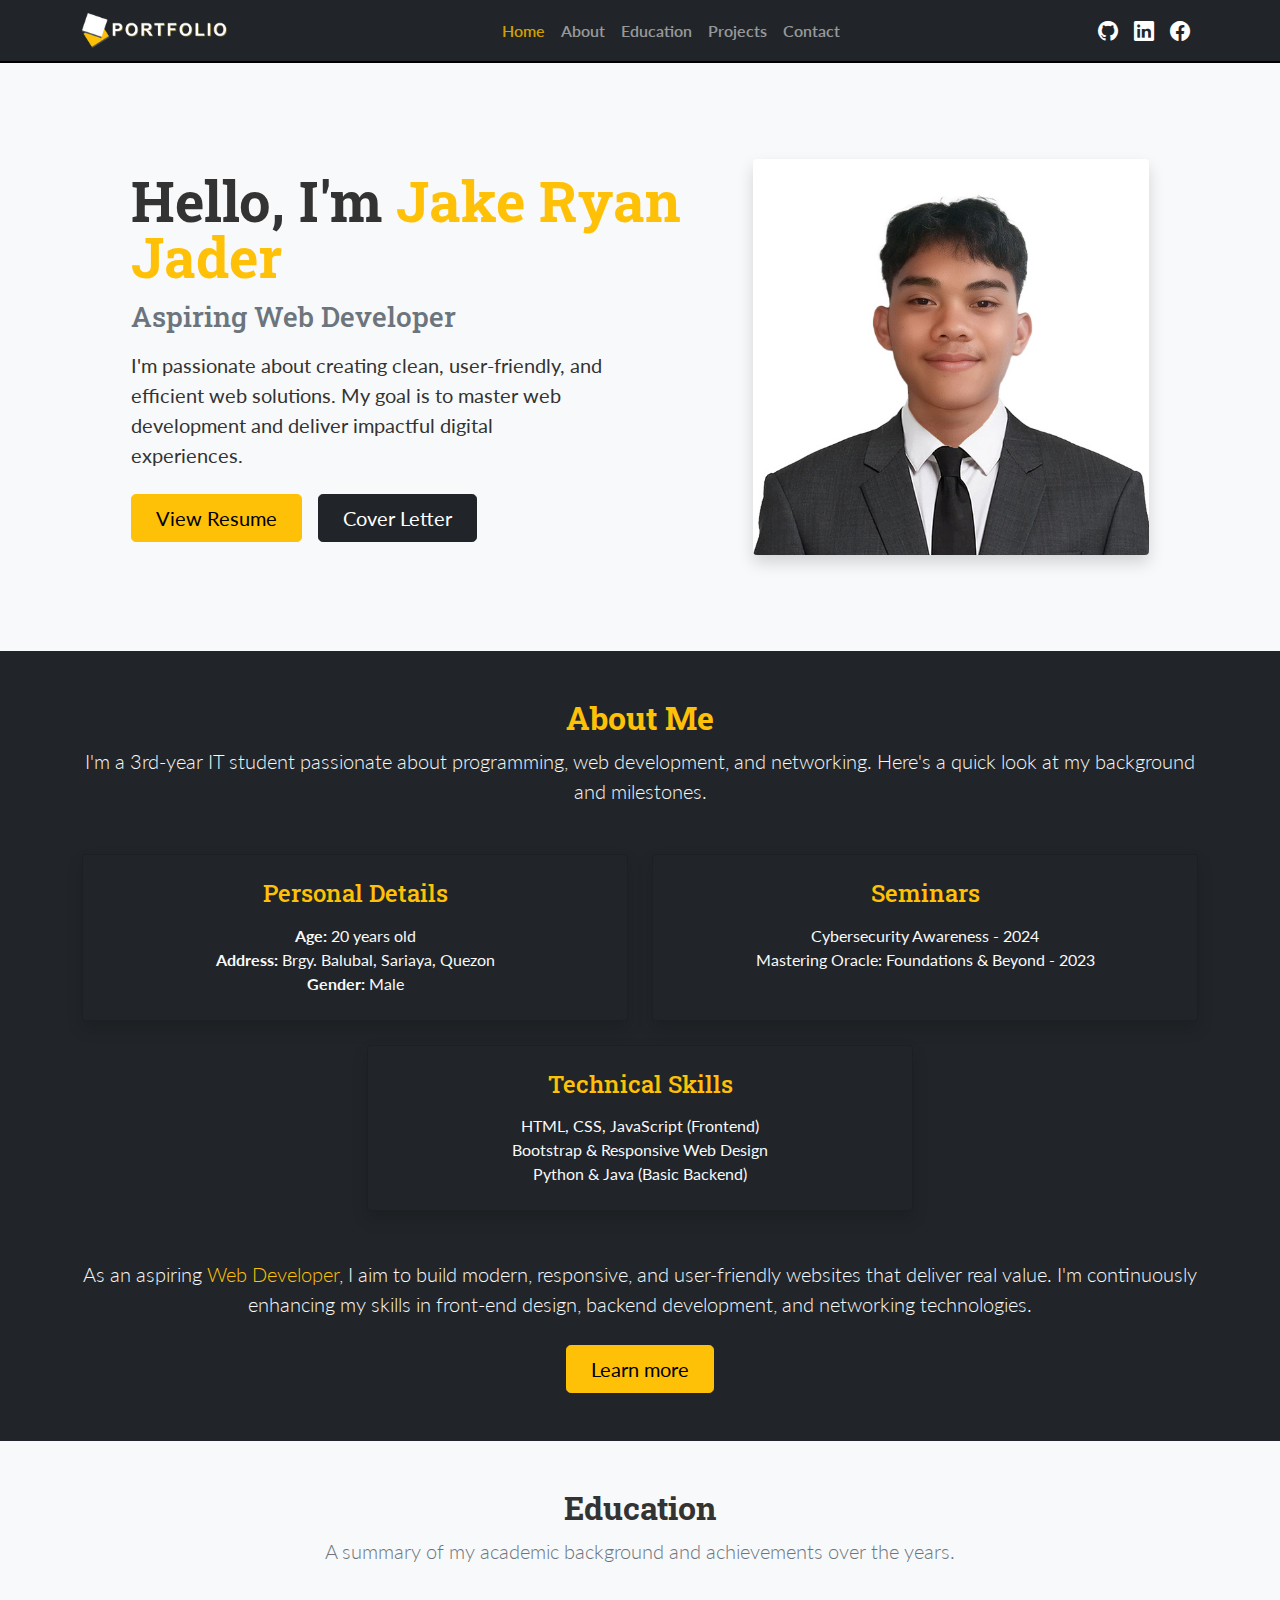
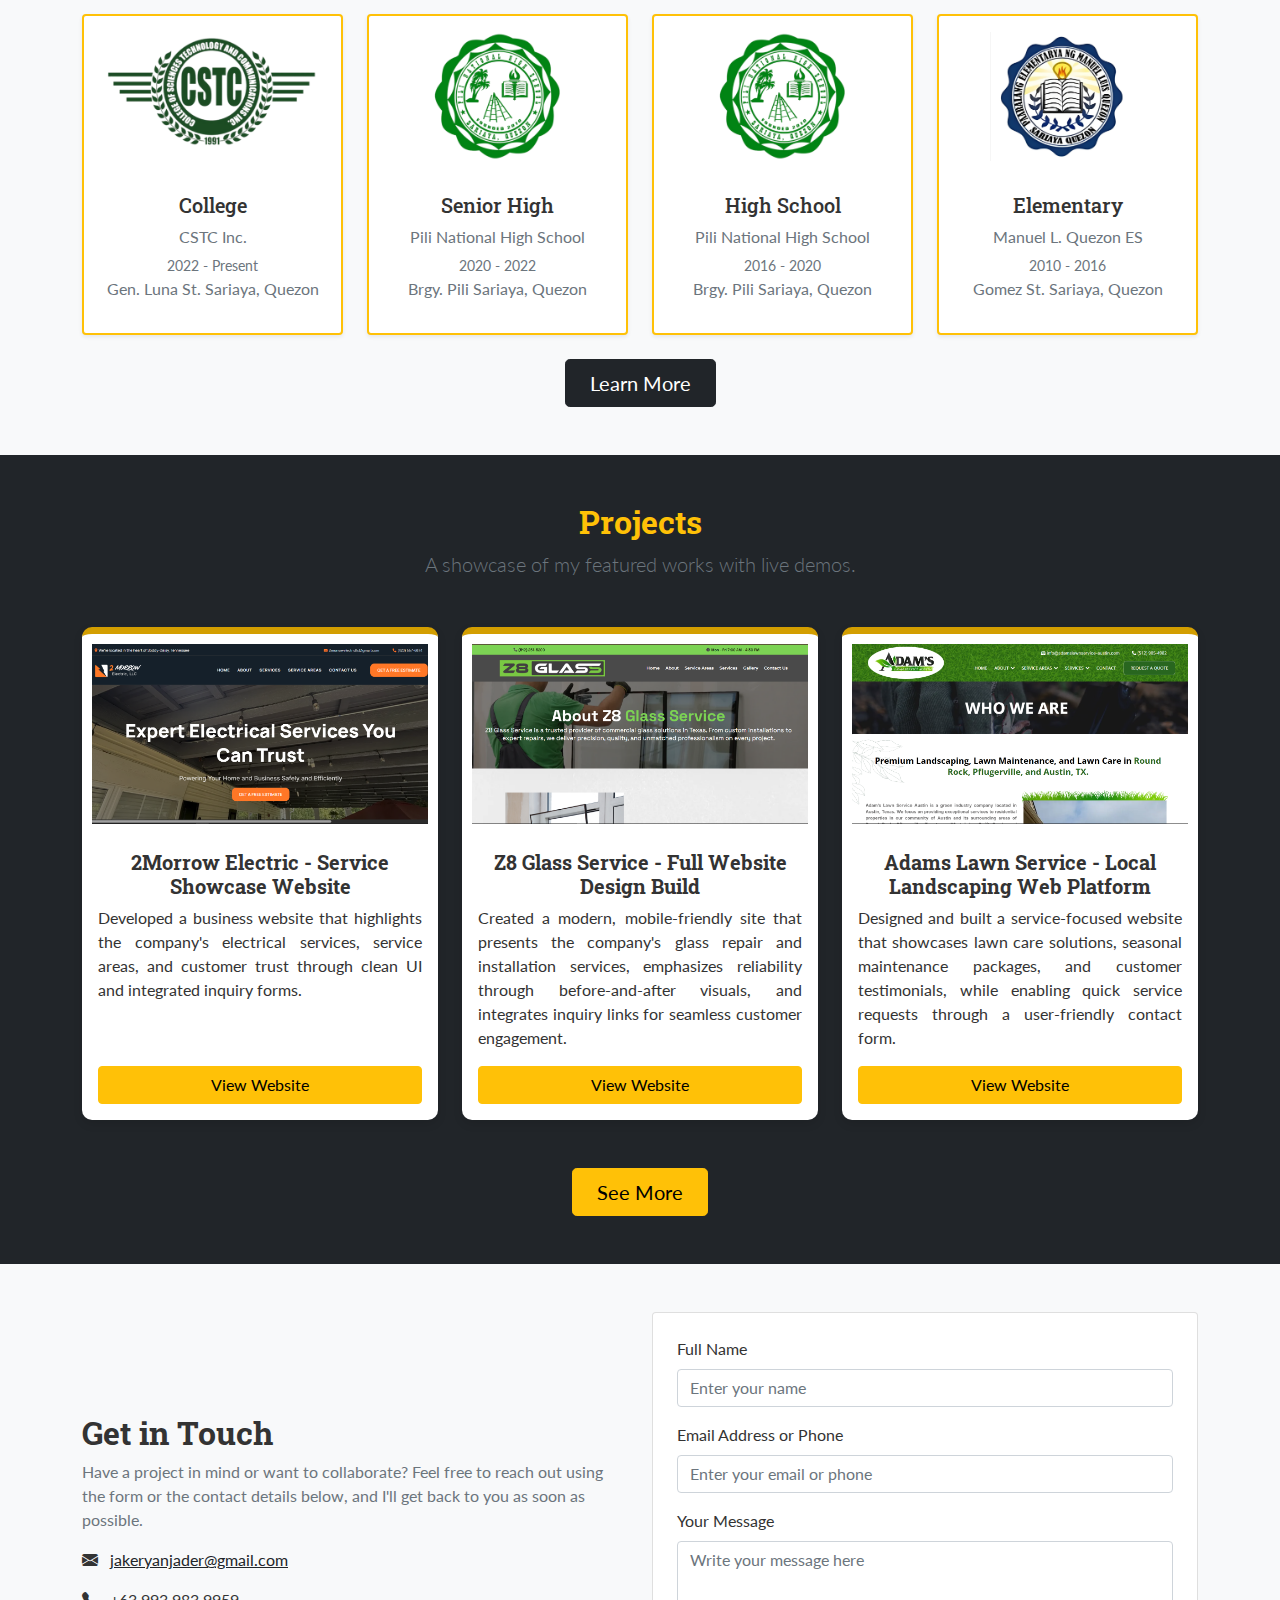
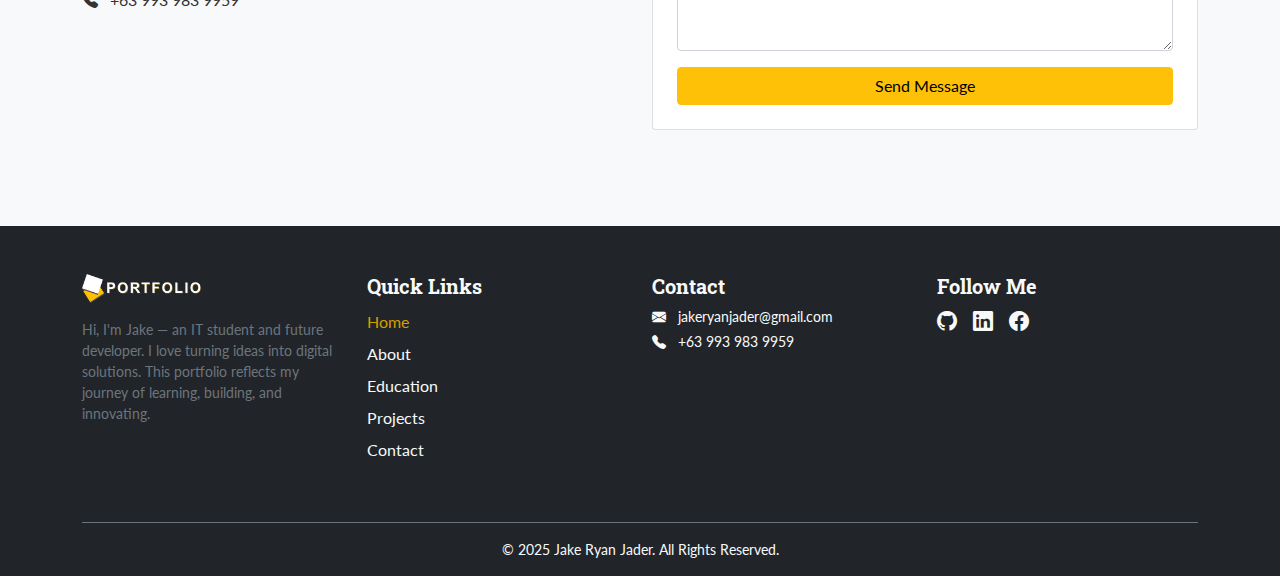
<file: index.html>
<!DOCTYPE html>
<html lang="en">

<head>
  <meta charset="UTF-8" />
  <meta name="viewport" content="width=device-width, initial-scale=1.0" />
  <title>Jake Ryan Jader | Web Developer & IT Portfolio</title>
  <meta name="description"
    content="Jake Ryan Jader, an IT student and web developer. Explore my projects, skills, and professional portfolio.">
  <meta name="keywords" content="">

  <!--Bootstrap-->
  <link rel="stylesheet" href="./bootstrap-5.0.2-dist/css/bootstrap.min.css" />
  <link rel="stylesheet" href="./styles.css" />
  <link rel="stylesheet" href="https://cdn.jsdelivr.net/npm/bootstrap-icons@1.10.5/font/bootstrap-icons.css" />
  <!-- Google Fonts -->
  <link href="https://fonts.googleapis.com/css2?family=Lato:wght@400;700&family=Roboto+Slab:wght@700&display=swap"
    rel="stylesheet">

</head>

<body>
  <!--nav buttons-->
  <nav class="navbar navbar-expand-lg navbar-dark bg-dark sticky-top" style="border-bottom: 2px solid black;">
    <div class="container">
      <!-- Left: Name with Logo -->
      <a class="navbar-brand fw-bold d-flex align-items-center" href="#">
        <img src="./img assets/logo-white.png" alt="Logo" width="auto" height="35" class="me-2" />
      </a>

      <!-- Toggler Button -->
      <button class="navbar-toggler" type="button" data-bs-toggle="collapse" data-bs-target="#navbarNav"
        aria-controls="navbarNav" aria-expanded="false" aria-label="Toggle navigation">
        <span class="navbar-toggler-icon"></span>
      </button>

      <!-- Collapsible Content -->
      <div class="collapse navbar-collapse" id="navbarNav">
        <!-- Center: Nav Links -->
        <ul class="navbar-nav mx-auto text-center">
          <li class="nav-item">
            <a class="nav-link active" href="./index.html">Home</a>
          </li>
          <li class="nav-item">
            <a class="nav-link" href="./about.html">About</a>
          </li>
          <li class="nav-item">
            <a class="nav-link" href="./education.html">Education</a>
          </li>
          <li class="nav-item">
            <a class="nav-link" href="./projects.html">Projects</a>
          </li>
          <li class="nav-item">
            <a class="nav-link" href="./contact.html">Contact</a>
          </li>
        </ul>

        <!-- Right: Social Icons -->
        <div class="d-flex justify-content-center">
          <a href="https://github.com/DyekLearnstoCode" target="_blank" class="text-white mx-2"><i
              class="bi bi-github fs-5"></i></a>
          <a href="https://linkedin.com/in/jake-ryan-jader-26189233a" target="_blank" class="text-white mx-2"><i
              class="bi bi-linkedin fs-5"></i></a>
          <a href="https://facebook.com/itsmedyakee" target="_blank" class="text-white mx-2"><i
              class="bi bi-facebook fs-5"></i></a>
        </div>
      </div>
    </div>
  </nav>

  <main>

    <!--hero-->
    <section>
      <div class="container col-xl-10 col-xxl-8 px-4 py-5">
        <div class="row flex-lg-row-reverse align-items-center g-5 py-5">
          <!-- Right Column: Image -->
          <div class="col-md-10 mx-auto col-lg-5">
            <img src="./img assets/id.jpeg" class="d-block mx-lg-auto img-fluid rounded shadow" alt="Jake's Img Profile"
              width="700" height="500" loading="lazy" />
          </div>

          <!-- Left Column: Text Content -->
          <div class="col-lg-7 text-center text-lg-start">
            <h1 class="display-4 fw-bold lh-1 mb-3">
              Hello, I'm <span class="text-warning">Jake Ryan Jader</span>
            </h1>
            <h2 class="fs-3 fw-semibold text-secondary mb-3">
              Aspiring Web Developer
            </h2>
            <p class="col-lg-10 fs-5 mb-4">
              I'm passionate about creating clean, user-friendly, and
              efficient web solutions. My goal is to master web development
              and deliver impactful digital experiences.
            </p>

            <!-- Buttons (Resume & Sample Application) -->
            <div class="d-flex flex-column flex-sm-row gap-3">
              <a href="./resume n letter/Resume.pdf" class="btn btn-warning btn-lg px-4">View Resume</a>
              <a href="./resume n letter/Cover Letter ni Jake.pdf" class="btn btn-dark btn-lg px-4">Cover Letter</a>
            </div>
          </div>
        </div>
      </div>
    </section>

    <!--About-->
    <section class="py-5 bg-dark">
      <div class="container">
        <!-- Intro -->
        <div class="text-center mb-5">
          <h2 class="fw-bold text-warning">About Me</h2>
          <p class="lead text-light">
            I'm a 3rd-year IT student passionate about programming, web development, and networking.
            Here's a quick look at my background and milestones.
          </p>
        </div>

        <div class="row g-4 text-center text-md-start">
          <!-- Personal Details -->
          <div class="col-md-6">
            <div class="card p-4 bg-dark rounded shadow h-100 text-center">
              <h4 class="text-warning mb-3">Personal Details</h4>
              <ul class="list-unstyled text-light mb-0">
                <li><strong>Age:</strong> 20 years old</li>
                <li><strong>Address:</strong> Brgy. Balubal, Sariaya, Quezon</li>
                <li><strong>Gender:</strong> Male</li>
              </ul>
            </div>
          </div>

          <!-- Seminars -->
          <div class="col-md-6">
            <div class="card p-4 bg-dark rounded shadow h-100 text-center">
              <h4 class="text-warning mb-3">Seminars</h4>
              <ul class="list-unstyled text-light mb-0">
                <li>Cybersecurity Awareness - 2024</li>
                <li>Mastering Oracle: Foundations & Beyond - 2023</li>
              </ul>
            </div>
          </div>

          <!-- Technical Skills -->
          <div class="col-md-6 mx-auto">
            <div class="card p-4 bg-dark rounded shadow h-100 text-center">
              <h4 class="text-warning mb-3">Technical Skills</h4>
              <ul class="list-unstyled text-light mb-0">
                <li>HTML, CSS, JavaScript (Frontend)</li>
                <li>Bootstrap & Responsive Web Design</li>
                <li>Python & Java (Basic Backend)</li>
              </ul>
            </div>
          </div>

        </div>


        <!-- Extra Content: About as Web Developer -->
        <div class="mt-5 text-center">
          <p class="lead text-light" style="padding-bottom: 10px;">
            As an aspiring <span class="text-warning">Web Developer</span>, I aim to build modern,
            responsive, and user-friendly websites that deliver real value.
            I'm continuously enhancing my skills in front-end design, backend development, and networking technologies.
          </p>
          <a href="./about.html" class="btn btn-warning btn-lg px-4">Learn more</a>
        </div>
      </div>
    </section>

    <!-- Education -->
    <section class="py-5 bg-light">
      <div class="container">
        <div class="text-center mb-5">
          <h2 class="fw-bold">Education</h2>
          <p class="lead text-muted">A summary of my academic background and achievements over the years.</p>
        </div>

        <!-- First Row: Educational Background -->
        <div class="row g-4">
          <!-- College -->
          <div class="col-md-3">
            <div class="card shadow-sm h-100 text-center border-2 border-warning">
              <a href="https://cstc.edu.ph/" target="_blank">
                <img src="./img assets/cstc.png" class="card-img-top mx-auto d-block p-3" alt="College Logo"
                  style="max-width: 250px;">
              </a>
              <div class="card-body ">
                <h5 class="card-title ">College</h5>
                <p class="card-text text-muted mb-1">CSTC Inc.</p>
                <small class="text-secondary">2022 - Present</small>
                <p class="text-muted ">Gen. Luna St. Sariaya, Quezon</p>
              </div>
            </div>
          </div>
          <!-- Senior High -->
          <div class="col-md-3">
            <div class="card shadow-sm h-100 text-center border-2 border-warning">
              <a href="https://www.facebook.com/DepEdTayoPNHS308032/">
                <img src="./img assets/pili.png" class="card-img-top mx-auto d-block p-3" alt="Senior High Logo"
                  style="max-width: 250px;">
              </a>
              <div class="card-body">
                <h5 class="card-title">Senior High</h5>
                <p class="card-text text-muted mb-1">Pili National High School</p>
                <small class="text-secondary">2020 - 2022</small>
                <p class="text-muted ">Brgy. Pili Sariaya, Quezon</p>
              </div>
            </div>
          </div>
          <!-- High School -->
          <div class="col-md-3">
            <div class="card shadow-sm h-100 text-center border-2 border-warning">
              <a href="https://www.facebook.com/DepEdTayoPNHS308032/">
                <img src="./img assets/pili.png" class="card-img-top mx-auto d-block p-3" alt=" High School Logo"
                  style="max-width: 250px;">
              </a>
              <div class="card-body">
                <h5 class="card-title">High School</h5>
                <p class="card-text text-muted mb-1">Pili National High School</p>
                <small class="text-secondary">2016 - 2020</small>
                <p class="text-muted ">Brgy. Pili Sariaya, Quezon</p>
              </div>
            </div>
          </div>
          <!-- Elementary -->
          <div class="col-md-3">
            <div class="card shadow-sm h-100 text-center border-2 border-warning">
              <a href="https://www.facebook.com/profile.php?id=61563305886902">
                <img src="./img assets/mlq.png" class="card-img-top mx-auto d-block p-3" alt="Elementary Logo"
                  style="max-width: 250px;">
              </a>
              <div class="card-body">
                <h5 class="card-title">Elementary</h5>
                <p class="card-text text-muted mb-1">Manuel L. Quezon ES</p>
                <small class="text-secondary">2010 - 2016</small>
                <p class="text-muted">Gomez St. Sariaya, Quezon</p>
              </div>
            </div>
          </div>
        </div>

        <!-- Learn More Button -->
        <div class="text-center mt-4">
          <a href="./education.html" class="btn btn-dark btn-lg px-4">Learn More</a>
        </div>
      </div>
      </div>
    </section>

    <!--Projects-->
    <section id="projects" class="py-5 bg-dark">
      <div class="container">
        <div class="text-center mb-5">
          <h2 class="fw-bold text-warning">Projects</h2>
          <p class="lead text-muted">A showcase of my featured works with live demos.</p>
        </div>

        <div class="row g-4">
          <!-- Project 1 -->
          <div class="col-md-6 col-lg-4">
            <div class="card project-card h-100">
              <img src="./img assets/2morrow.PNG" class="card-img-top " alt="Project 1">
              <div class="card-body d-flex flex-column">
                <h5 class="card-title fw-bold">2Morrow Electric - Service Showcase Website</h5>
                <p class="card-text">Developed a business website that highlights the company's electrical
                  services, service areas, and customer trust through clean UI and integrated inquiry forms.</p>
                <a href="https://2morrowelectricllc.com/home-of-professional-electrical-services-in-tennessee"
                  target="_blank" class="btn btn-warning mt-auto">View Website</a>
              </div>
            </div>
          </div>

          <!-- Project 2 -->
          <div class="col-md-6 col-lg-4">
            <div class="card project-card h-100">
              <img src="./img assets/z8.PNG" class="card-img-top" alt="Project 2">
              <div class="card-body d-flex flex-column">
                <h5 class="card-title fw-bold ">Z8 Glass Service - Full Website Design Build</h5>
                <p class="card-text">Created a modern, mobile-friendly site that presents the company's glass repair and
                  installation services, emphasizes reliability through before-and-after visuals, and integrates inquiry
                  links for seamless customer engagement.</p>
                <a href="https://app.sparkgrowth.ai/v2/preview/jAhO86lHfkTQJs8OYjVI" target="_blank"
                  class="btn btn-warning mt-auto">View Website</a>
              </div>
            </div>
          </div>

          <!-- Project 3 -->
          <div class="col-md-6 col-lg-4">
            <div class="card project-card h-100">
              <img src="./img assets/adams.PNG" class="card-img-top" alt="Project 3">
              <div class="card-body d-flex flex-column">
                <h5 class="card-title fw-bold">Adams Lawn Service - Local Landscaping Web Platform</h5>
                <p class="card-text">Designed and built a service-focused website that showcases lawn care solutions,
                  seasonal maintenance packages, and customer testimonials, while enabling quick service requests
                  through a user-friendly contact form.</p>
                <a href="https://app.sparkgrowth.ai/v2/preview/SPAUWWPg3kvUFRdw488l" target="_blank"
                  class="btn btn-warning mt-auto">View Website</a>
              </div>
            </div>
          </div>
        </div>

        <!-- See More Button -->
        <div class="text-center mt-5">
          <a href="./projects.html" class="btn btn-warning btn-lg px-4">See More</a>
        </div>
      </div>
    </section>

    <!--Contact-->
    <section id="contact" class="py-5 bg-light">
      <div class="container">
        <div class="row align-items-center">

          <!-- Left Column: Text -->
          <div class="col-md-6 mb-4 mb-md-0">
            <h2 class="fw-bold">Get in Touch</h2>
            <p class="text-muted">
              Have a project in mind or want to collaborate? Feel free to reach out using the form or the contact
              details below,
              and I'll get back to you as soon as possible.
            </p>
            <p><i class="bi bi-envelope-fill me-2"></i> <a href="mailto:jakeryanjader@gmail.com"
                class="text-dark">jakeryanjader@gmail.com</a></p>
            <p><i class="bi bi-telephone-fill me-2"></i> +63 993 983 9959</p>
          </div>

          <!-- Right Column: Contact Form -->
          <div class="col-md-6">
            <form class="card p-4">
              <div class="mb-3">
                <label for="name" class="form-label">Full Name</label>
                <input type="text" class="form-control" id="name" placeholder="Enter your name" required>
              </div>

              <div class=" mb-3">
                <label for="email" class="form-label">Email Address or Phone</label>
                <input type="text" class="form-control" id="email" placeholder="Enter your email or phone" required>
              </div>

              <div class="mb-3">
                <label for="message" class="form-label">Your Message</label>
                <textarea class="form-control" id="message" rows="4" placeholder="Write your message here"
                  required></textarea>
              </div>

              <button type="submit" class="btn btn-warning px-4">Send Message</button>
            </form>
          </div>
        </div>
      </div>
    </section>

  </main>

  <!-- Footer Section -->
  <footer class="bg-dark text-light pt-5 pb-3 mt-5">
    <div class="container">
      <div class="row text-center text-md-start">
        <!-- Brand/About -->
        <div class="col-12 col-md-3 mb-4">
          <img src="./img assets/logo-white.png" alt="Logo" class="mb-3" style="max-width: 120px;" />
          <p class="small text-muted">
            Hi, I'm Jake — an IT student and future developer. I love turning ideas into digital solutions.
            This portfolio reflects my journey of learning, building, and innovating.
          </p>
        </div>

        <!-- Quick Links -->
        <div class="col-6 col-md-3 mb-4">
          <h5 class="fw-bold">Quick Links</h5>
          <ul class="list-unstyled">
            <li><a href="./index.html" class="text-decoration-none text-light d-block py-1 active">Home</a></li>
            <li><a href="./about.html" class="text-decoration-none text-light d-block py-1">About</a></li>
            <li><a href="./education.html" class="text-decoration-none text-light d-block py-1">Education</a></li>
            <li><a href="./projects.html" class="text-decoration-none text-light d-block py-1">Projects</a></li>
            <li><a href="./contact.html" class="text-decoration-none text-light d-block py-1">Contact</a></li>
          </ul>
        </div>

        <!-- Contact -->
        <div class="col-6 col-md-3 mb-4">
          <h5 class="fw-bold">Contact</h5>
          <p class="small mb-1">
            <i class="bi bi-envelope-fill me-2"></i>
            <a href="mailto:jakeryanjader@gmail.com" class="text-decoration-none text-light">
              jakeryanjader@gmail.com
            </a>
          </p>
          <p class="small mb-1">
            <i class="bi bi-telephone-fill me-2"></i>
            <a href="tel:+639939839959" class="text-decoration-none text-light">
              +63 993 983 9959
            </a>
          </p>
        </div>

        <!-- Social Media -->
        <div class="col-12 col-md-3 mb-4">
          <h5 class="fw-bold">Follow Me</h5>
          <div class="d-flex justify-content-center justify-content-md-start gap-3">
            <a href="https://github.com/DyekLearnstoCode" target="_self" class="text-light fs-5"><i
                class="bi bi-github"></i></a>
            <a href="https://linkedin.com/in/jake-ryan-jader-26189233a" target="_self" class="text-light fs-5"><i
                class="bi bi-linkedin"></i></a>
            <a href="https://facebook.com/itsmedyakee" target="_self" class="text-light fs-5"><i
                class="bi bi-facebook"></i></a>
          </div>


        </div>
      </div>

      <!-- Bottom Row -->
      <div class="text-center border-top border-secondary pt-3 mt-3">
        <p class="small mb-0">&copy; 2025 Jake Ryan Jader. All Rights Reserved.</p>
      </div>
    </div>
  </footer>

  <script src="./bootstrap-5.0.2-dist/js/bootstrap.bundle.min.js"></script>
</body>

</html>
</file>
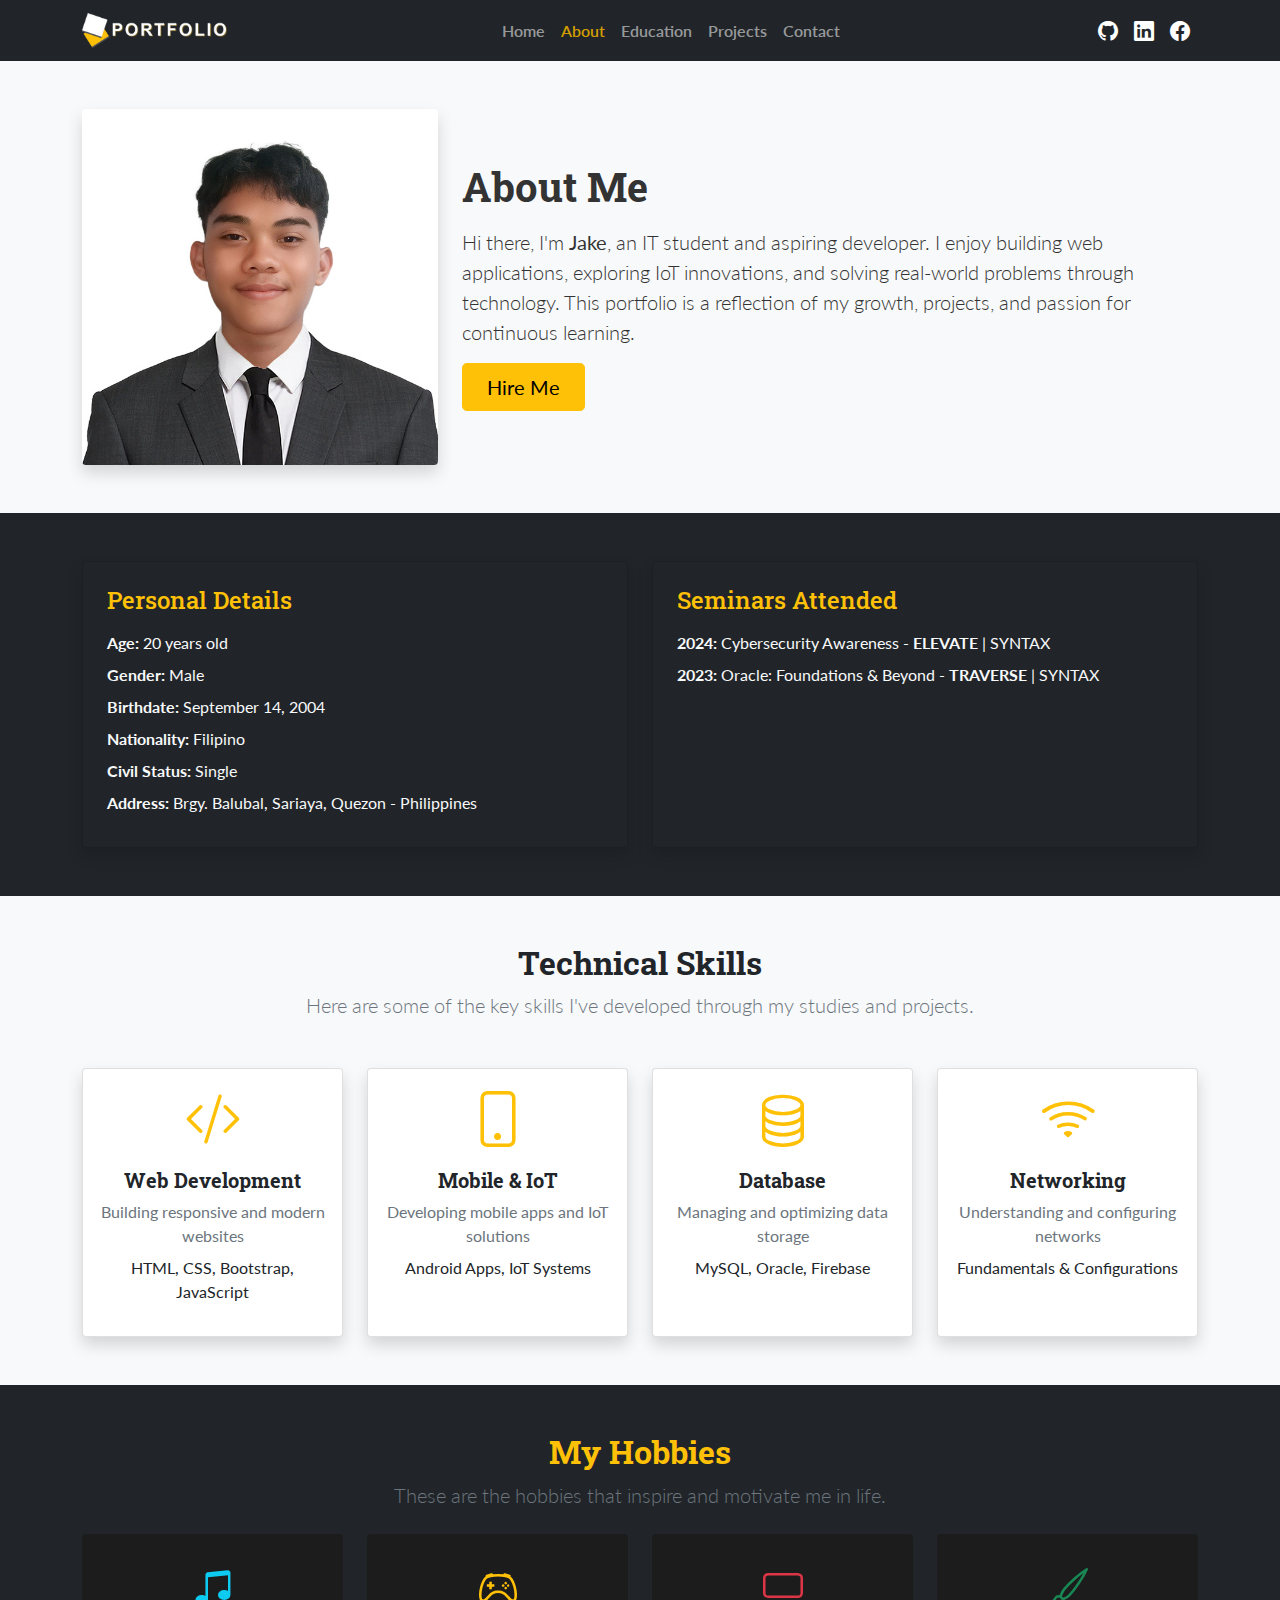
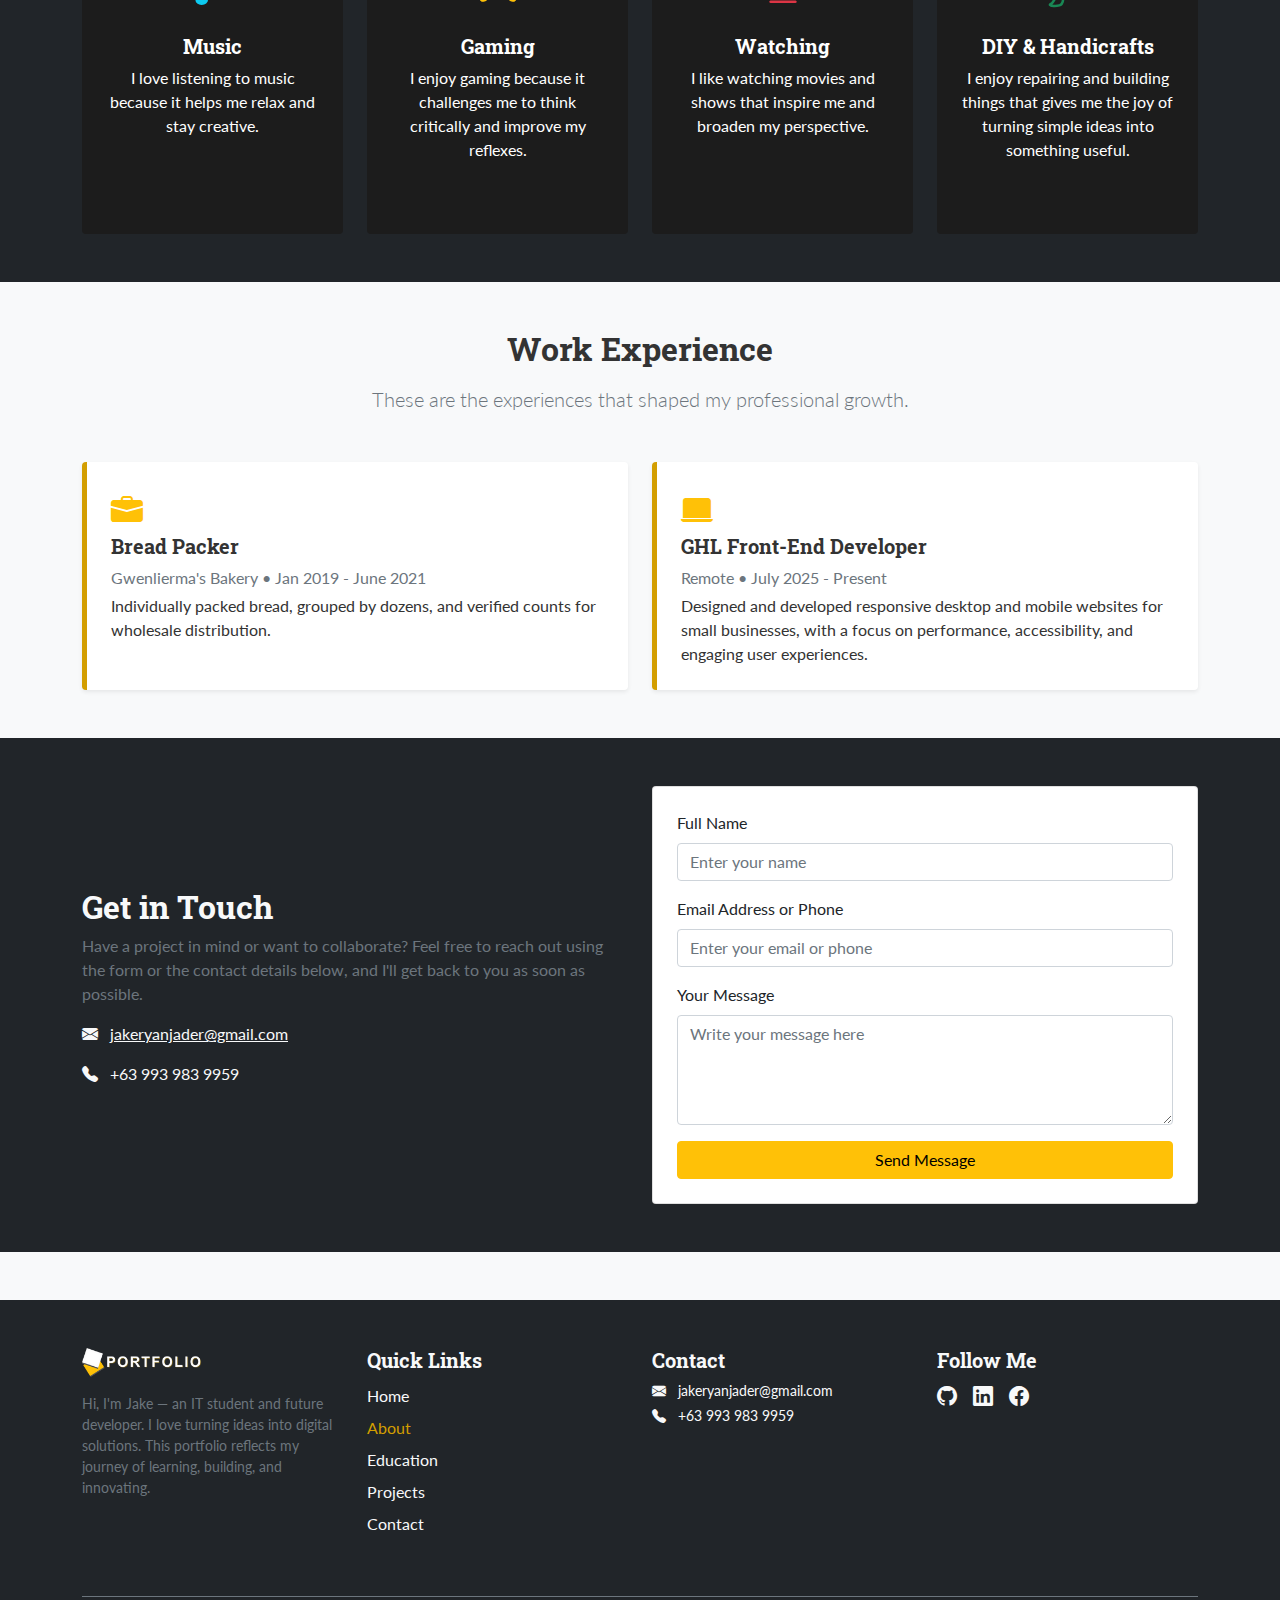
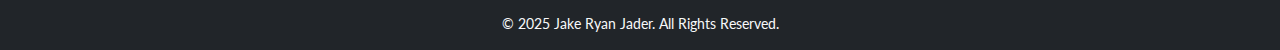
<file: about.html>
<!DOCTYPE html>
<html lang="en">

<head>
    <meta charset="UTF-8" />
    <meta name="viewport" content="width=device-width, initial-scale=1.0" />
    <title>About | Jake's Portfolio </title>
    <meta name="description"
        content="Jake Ryan Jader, an IT student and web developer. Explore my projects, skills, and professional portfolio.">
    <meta name="keywords" content="">

    <!--Bootstrap-->
    <link rel="stylesheet" href="./bootstrap-5.0.2-dist/css/bootstrap.min.css" />
    <link rel="stylesheet" href="./styles.css" />
    <link rel="stylesheet" href="https://cdn.jsdelivr.net/npm/bootstrap-icons@1.10.5/font/bootstrap-icons.css" />
    <!-- Google Fonts -->
    <link href="https://fonts.googleapis.com/css2?family=Lato:wght@400;700&family=Roboto+Slab:wght@700&display=swap"
        rel="stylesheet">

</head>

<body>
    <!--Nav-->
    <nav class="navbar navbar-expand-lg navbar-dark bg-dark sticky-top">
        <div class="container">
            <!-- Left: Name with Logo -->
            <a class="navbar-brand fw-bold d-flex align-items-center" href="#">
                <img src="./img assets/logo-white.png" alt="Logo" width="auto" height="35" class="me-2" />
            </a>

            <!-- Toggler Button -->
            <button class="navbar-toggler" type="button" data-bs-toggle="collapse" data-bs-target="#navbarNav"
                aria-controls="navbarNav" aria-expanded="false" aria-label="Toggle navigation">
                <span class="navbar-toggler-icon"></span>
            </button>

            <!-- Collapsible Content -->
            <div class="collapse navbar-collapse" id="navbarNav">
                <!-- Center: Nav Links -->
                <ul class="navbar-nav mx-auto text-center">
                    <li class="nav-item">
                        <a class="nav-link" href="./index.html">Home</a>
                    </li>
                    <li class="nav-item">
                        <a class="nav-link active" href="./about.html">About</a>
                    </li>
                    <li class="nav-item">
                        <a class="nav-link" href="./education.html">Education</a>
                    </li>
                    <li class="nav-item">
                        <a class="nav-link" href="./projects.html">Projects</a>
                    </li>
                    <li class="nav-item">
                        <a class="nav-link" href="./contact.html">Contact</a>
                    </li>
                </ul>

                <!-- Right: Social Icons -->
                <div class="d-flex justify-content-center">
                    <a href="https://github.com/DyekLearnstoCode" target="_blank" class="text-white mx-2"><i
                            class="bi bi-github fs-5"></i></a>
                    <a href="https://linkedin.com/in/jake-ryan-jader-26189233a" target="_blank"
                        class="text-white mx-2"><i class="bi bi-linkedin fs-5"></i></a>
                    <a href="https://facebook.com/itsmedyakee" target="_blank" class="text-white mx-2"><i
                            class="bi bi-facebook fs-5"></i></a>
                </div>
            </div>
        </div>
    </nav>

    <main>
        <!-- hero about -->
        <section id="about" class="py-5">
            <div class="container">
                <div class="row align-items-center">
                    <!-- Left Column: Image -->
                    <div class="col-md-4 text-center mb-4 mb-md-0 pad-r">
                        <img src="./img assets/id.jpeg" alt="Jake Ryan Jader" class="img-fluid rounded shadow">
                    </div>

                    <!-- Right Column: Intro -->
                    <div class="col-md-8">
                        <h1 class="fw-bold mb-3">About Me</h1>
                        <p class="lead jus">
                            Hi there, I'm <strong>Jake</strong>, an IT student and aspiring developer.
                            I enjoy building web applications, exploring IoT innovations, and solving
                            real-world problems through technology. This portfolio is a reflection of
                            my growth, projects, and passion for continuous learning.
                        </p>

                        <a href="#contact" class="btn btn-warning btn-lg px-4">Hire Me</a>
                    </div>
                </div>
            </div>
        </section>

        <!-- Personal Details & Seminars-->
        <section class="py-5 bg-dark text-light">
            <div class="container">
                <div class="row g-4 text-center text-md-start">
                    <!-- Personal Details -->
                    <div class="col-md-6">
                        <div class="card p-4 bg-dark rounded shadow h-100">
                            <h4 class="text-warning mb-3">Personal Details</h4>
                            <ul class="list-unstyled text-light mb-0">
                                <li class="mb-2"><strong>Age:</strong> 20 years old</li>
                                <li class="mb-2"><strong>Gender:</strong> Male</li>
                                <li class="mb-2"><strong>Birthdate:</strong> September 14, 2004</li>
                                <li class="mb-2"><strong>Nationality:</strong> Filipino</li>
                                <li class="mb-2"><strong>Civil Status:</strong> Single</li>
                                <li class="mb-2"><strong>Address:</strong> Brgy. Balubal, Sariaya, Quezon - Philippines
                                </li>
                            </ul>
                        </div>
                    </div>

                    <!-- Seminars -->
                    <div class="col-md-6">
                        <div class="card bg-dark rounded shadow h-100 p-4">
                            <h4 class="text-warning mb-3">Seminars Attended</h4>
                            <ul class="list-unstyled text-light mb-0">
                                <li class="mb-2"><strong>2024:</strong> Cybersecurity Awareness -
                                    <strong>ELEVATE</strong> | SYNTAX
                                </li>
                                <li><strong>2023:</strong> Oracle: Foundations & Beyond - <strong>TRAVERSE</strong> |
                                    SYNTAX</li>
                            </ul>
                        </div>
                    </div>
                </div>
            </div>
        </section>

        <!-- Skills -->
        <section class="py-5 bg-light text-dark">
            <div class="container">
                <div class="row g-4 text-center">
                    <div class="col-12">
                        <h2 class="fw-bold mb-2 text-dark">Technical Skills</h2>
                        <p class="lead text-muted mb-4">Here are some of the key skills I've developed through my
                            studies and
                            projects.</p>
                    </div>

                    <!-- Web Development -->
                    <div class="col-md-3 col-sm-6">
                        <div class="card p-3 bg-white text-dark rounded shadow h-100">
                            <div class="mb-3">
                                <i class="bi bi-code-slash display-4 text-warning"></i>
                            </div>
                            <h5 class="fw-bold">Web Development</h5>
                            <p class="text-muted mb-2">Building responsive and modern websites</p>
                            <p>HTML, CSS, Bootstrap, JavaScript</p>
                        </div>
                    </div>

                    <!-- Mobile & IoT -->
                    <div class="col-md-3 col-sm-6">
                        <div class="card p-3 bg-white text-dark rounded shadow h-100">
                            <div class="mb-3">
                                <i class="bi bi-phone display-4 text-warning"></i>
                            </div>
                            <h5 class="fw-bold">Mobile & IoT</h5>
                            <p class="text-muted mb-2">Developing mobile apps and IoT solutions</p>
                            <p>Android Apps, IoT Systems</p>
                        </div>
                    </div>

                    <!-- Database -->
                    <div class="col-md-3 col-sm-6">
                        <div class="card p-3 bg-white text-dark rounded shadow h-100">
                            <div class="mb-3">
                                <i class="bi bi-database display-4 text-warning"></i>
                            </div>
                            <h5 class="fw-bold">Database</h5>
                            <p class="text-muted mb-2">Managing and optimizing data storage</p>
                            <p>MySQL, Oracle, Firebase</p>
                        </div>
                    </div>

                    <!-- Networking -->
                    <div class="col-md-3 col-sm-6">
                        <div class="card p-3 bg-white text-dark rounded shadow h-100">
                            <div class="mb-3">
                                <i class="bi bi-wifi display-4 text-warning"></i>
                            </div>
                            <h5 class="fw-bold">Networking</h5>
                            <p class="text-muted mb-2">Understanding and configuring networks</p>
                            <p>Fundamentals & Configurations</p>
                        </div>
                    </div>

                </div>
            </div>
        </section>

        <!--Hobbies-->
        <section id="#hobbies" class="py-5 bg-dark text-light">
            <div class="container">
                <div class="text-center mb-4">
                    <h2 class="fw-bold text-warning h">My Hobbies</h2>
                    <p class="lead text-muted">These are the hobbies that inspire and motivate me in life.</p>
                </div>
                <div class="row g-4">
                    <!-- Hobby Card -->
                    <div class="col-md-3">
                        <div class="hobby-card text-center position-relative overflow-hidden rounded ">
                            <div class="hobby-content p-4">
                                <i class="bi bi-music-note-beamed fs-1 text-info mb-3"></i>
                                <h5 class="fw-bold h">Music</h5>
                                <p class="mb-0  p">I love listening to music because it helps me relax and stay
                                    creative.</p>
                            </div>
                        </div>
                    </div>

                    <div class="col-md-3">
                        <div class="hobby-card text-center position-relative overflow-hidden rounded ">
                            <div class="hobby-content p-4">
                                <i class="bi bi-controller fs-1 text-warning mb-3"></i>
                                <h5 class="fw-bold h">Gaming</h5>
                                <p class="mb-0 p">I enjoy gaming because it challenges me to think critically and
                                    improve my reflexes.
                                </p>
                            </div>
                        </div>
                    </div>

                    <div class="col-md-3">
                        <div class="hobby-card text-center position-relative overflow-hidden rounded ">
                            <div class="hobby-content p-4">
                                <i class="bi bi-tv fs-1 text-danger mb-3"></i>
                                <h5 class="fw-bold h">Watching</h5>
                                <p class="mb-0 p">I like watching movies and shows that inspire me and broaden my
                                    perspective.</p>
                            </div>
                        </div>
                    </div>

                    <div class="col-md-3">
                        <div class="hobby-card text-center position-relative overflow-hidden rounded ">
                            <div class="hobby-content p-4">
                                <i class="bi bi-brush fs-1 text-success mb-3"></i>
                                <h5 class="fw-bold h">DIY & Handicrafts</h5>
                                <p class="mb-0 p">I enjoy repairing and building things that gives me the joy of turning
                                    simple ideas
                                    into something useful.</p>
                            </div>
                        </div>
                    </div>
                </div>
            </div>
        </section>

        <!--Work Experience-->
        <section class="py-5 bg-light">
            <div class="container">
                <!-- Title + Desc -->
                <h2 class="text-center fw-bold mb-3">Work Experience</h2>
                <p class="lead text-muted text-center mb-5">
                    These are the experiences that shaped my professional growth.
                </p>

                <!-- Row for Two Experiences -->
                <div class="row g-4">
                    <!-- Experience 1 -->
                    <div class="col-md-6">
                        <div class="exp-card p-4 rounded shadow-sm h-100 bg-white"
                            style="border-left: 5px solid #d39e00;">
                            <i class="bi bi-briefcase-fill text-warning fs-2 mb-3"></i>
                            <h5 class="fw-bold">Bread Packer</h5>
                            <p class="text-muted mb-1">Gwenlierma's Bakery • Jan 2019 - June 2021</p>
                            <p class="mb-0">
                                Individually packed bread, grouped by dozens, and verified counts for wholesale
                                distribution.
                            </p>
                        </div>
                    </div>

                    <!-- Experience 2 -->
                    <div class="col-md-6">
                        <div class="exp-card p-4 rounded shadow-sm h-100 bg-white"
                            style="border-left: 5px solid #d39e00;">
                            <i class="bi bi-laptop-fill text-warning fs-2 mb-3"></i>
                            <h5 class="fw-bold">GHL Front-End Developer</h5>
                            <p class="text-muted mb-1">Remote • July 2025 - Present</p>
                            <p class="mb-0">
                                Designed and developed responsive desktop and mobile websites for small businesses, with
                                a focus on
                                performance, accessibility, and engaging user experiences.
                            </p>
                        </div>
                    </div>
                </div>
        </section>

        <!--contact-->
        <section id="contact" class="py-5 bg-dark text-light">
            <div class="container">
                <div class="row align-items-center">

                    <!-- Left Column: Text -->
                    <div class="col-md-6 mb-4 mb-md-0">
                        <h2 class="fw-bold">Get in Touch</h2>
                        <p class="text-muted">
                            Have a project in mind or want to collaborate? Feel free to reach out using the form or the
                            contact
                            details below,
                            and I'll get back to you as soon as possible.
                        </p>
                        <p><i class="bi bi-envelope-fill me-2"></i> <a href="mailto:jakeryanjader@gmail.com"
                                class="text-light">jakeryanjader@gmail.com</a></p>
                        <p><i class="bi bi-telephone-fill me-2"></i> +63 993 983 9959</p>
                    </div>

                    <!-- Right Column: Contact Form -->
                    <div class="col-md-6">
                        <form class="card p-4">
                            <div class="mb-3">
                                <label for="name" class="form-label text-dark">Full Name</label>
                                <input type="text" class="form-control" id="name" placeholder="Enter your name"
                                    required>
                            </div>

                            <div class=" mb-3">
                                <label for="email" class="form-label text-dark">Email Address or Phone</label>
                                <input type="text" class="form-control" id="email"
                                    placeholder="Enter your email or phone" required>
                            </div>

                            <div class="mb-3">
                                <label for="message" class="form-label text-dark">Your Message</label>
                                <textarea class="form-control" id="message" rows="4"
                                    placeholder="Write your message here" required></textarea>
                            </div>

                            <button type="submit" class="btn btn-warning px-4">Send Message</button>
                        </form>
                    </div>
                </div>
            </div>
        </section>
    </main>

    <!--JS bootstrap-->
    <script src="./bootstrap-5.0.2-dist/js/bootstrap.bundle.min.js"></script>

    <!-- Footer Section -->
    <footer class="bg-dark text-light pt-5 pb-3 mt-5">
        <div class="container">
            <div class="row text-center text-md-start">
                <!-- Brand/About -->
                <div class="col-12 col-md-3 mb-4">
                    <img src="./img assets/logo-white.png" alt="Logo" class="mb-3" style="max-width: 120px;" />
                    <p class="small text-muted">
                        Hi, I'm Jake — an IT student and future developer. I love turning ideas into digital solutions.
                        This portfolio reflects my journey of learning, building, and innovating.
                    </p>
                </div>

                <!-- Quick Links -->
                <div class="col-6 col-md-3 mb-4">
                    <h5 class="fw-bold">Quick Links</h5>
                    <ul class="list-unstyled">
                        <li><a href="./index.html" class="text-decoration-none text-light d-block py-1">Home</a></li>
                        <li><a href="./about.html" class="text-decoration-none text-light d-block py-1 active">About</a>
                        </li>
                        <li><a href="./education.html"
                                class="text-decoration-none text-light d-block py-1">Education</a>
                        </li>
                        <li><a href="./projects.html" class="text-decoration-none text-light d-block py-1">Projects</a>
                        </li>
                        <li><a href="./contact.html" class="text-decoration-none text-light d-block py-1">Contact</a>
                        </li>
                    </ul>
                </div>

                <!-- Contact -->
                <div class="col-6 col-md-3 mb-4">
                    <h5 class="fw-bold">Contact</h5>
                    <p class="small mb-1">
                        <i class="bi bi-envelope-fill me-2"></i>
                        <a href="mailto:jakeryanjader@gmail.com" class="text-decoration-none text-light">
                            jakeryanjader@gmail.com
                        </a>
                    </p>
                    <p class="small mb-1">
                        <i class="bi bi-telephone-fill me-2"></i>
                        <a href="tel:+639939839959" class="text-decoration-none text-light">
                            +63 993 983 9959
                        </a>
                    </p>
                </div>

                <!-- Social Media -->
                <div class="col-12 col-md-3 mb-4">
                    <h5 class="fw-bold">Follow Me</h5>
                    <div class="d-flex justify-content-center justify-content-md-start gap-3">
                        <a href="https://github.com/DyekLearnstoCode" target="_blank" class="text-light fs-5"><i
                                class="bi bi-github"></i></a>
                        <a href="https://linkedin.com/in/jake-ryan-jader-26189233a" target="_blank"
                            class="text-light fs-5"><i class="bi bi-linkedin"></i></a>
                        <a href="https://facebook.com/itsmedyakee" target="_blank" class="text-light fs-5"><i
                                class="bi bi-facebook"></i></a>
                    </div>


                </div>
            </div>

            <!-- Bottom Row -->
            <div class="text-center border-top border-secondary pt-3 mt-3">
                <p class="small mb-0">&copy; 2025 Jake Ryan Jader. All Rights Reserved.</p>
            </div>
        </div>
    </footer>
</body>

</html>
</file>
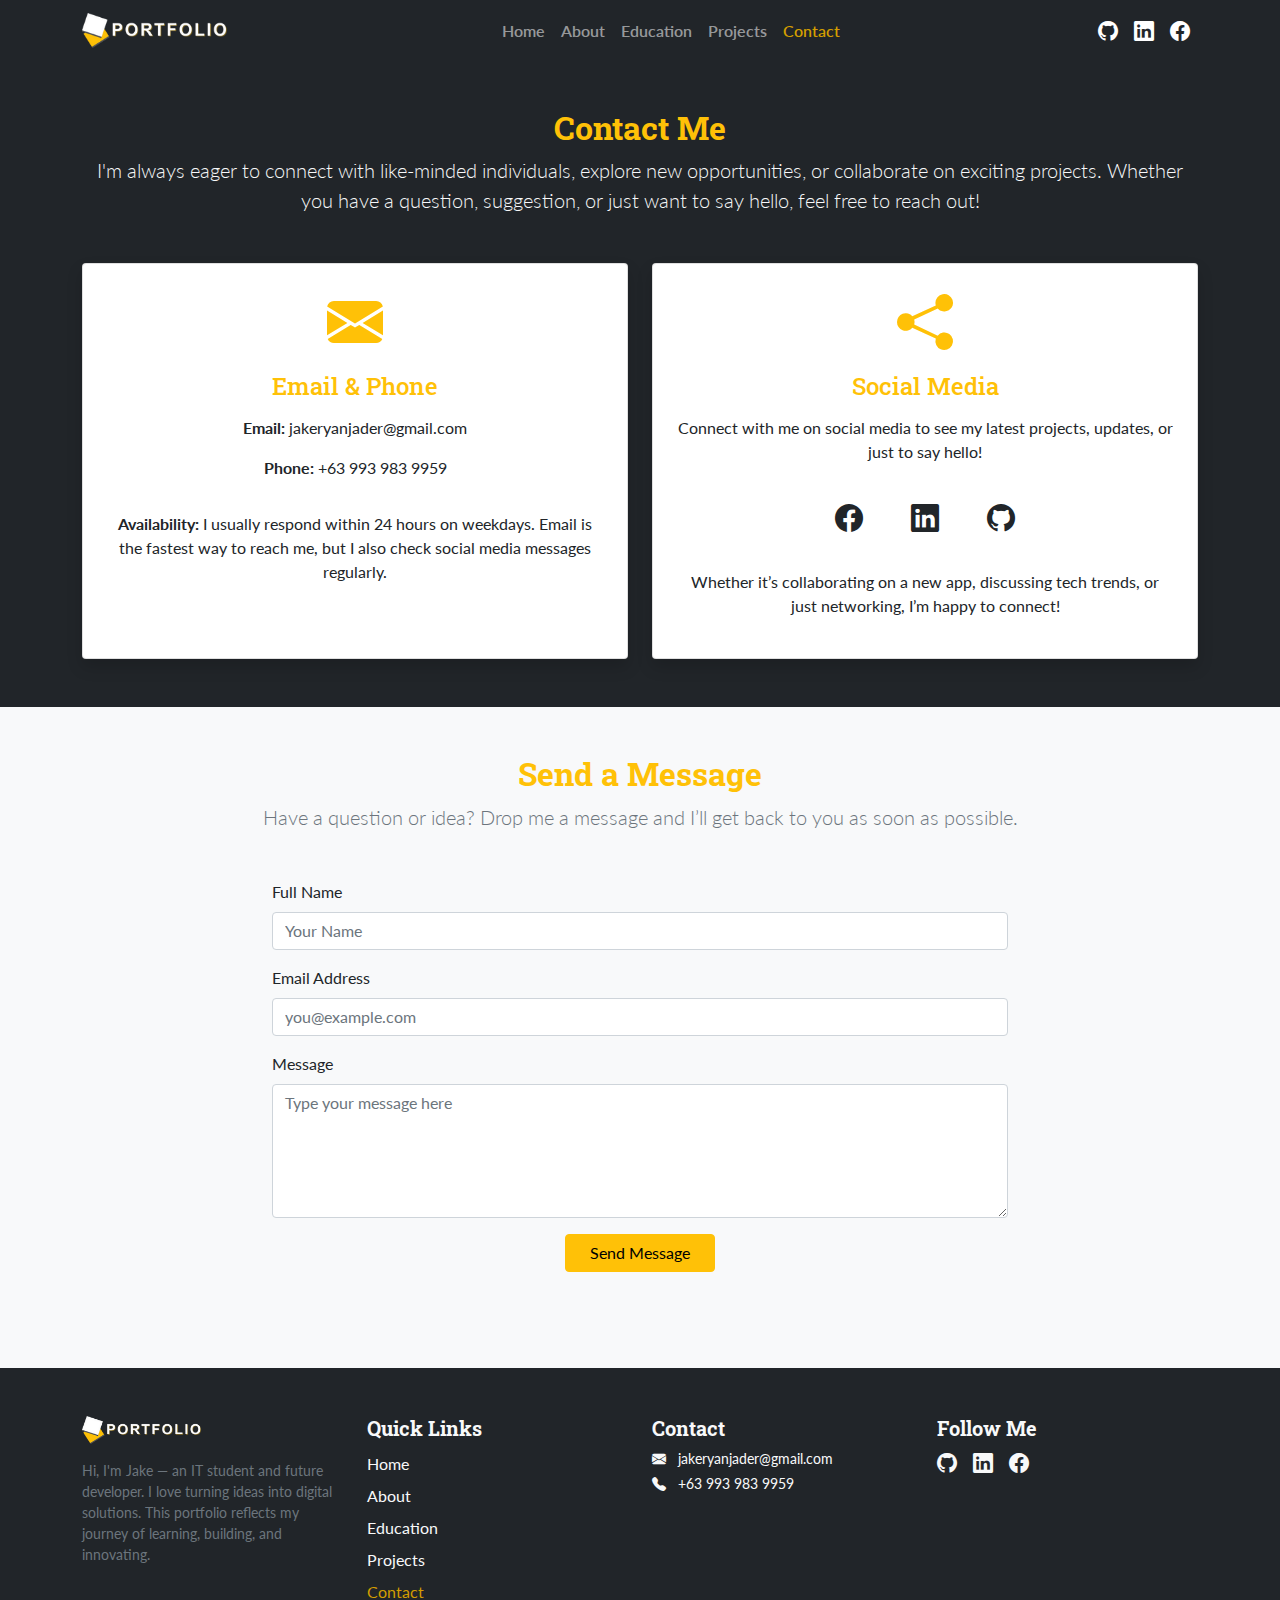
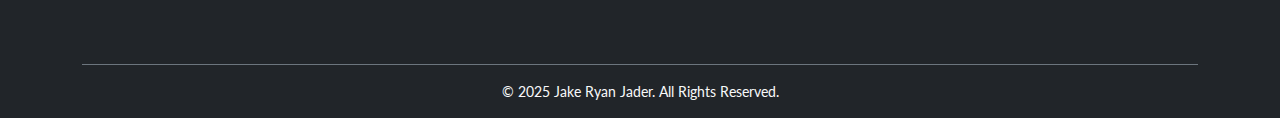
<file: contact.html>
<!DOCTYPE html>
<html lang="en">

<head>
    <meta charset="UTF-8" />
    <meta name="viewport" content="width=device-width, initial-scale=1.0" />
    <title>Contact | Jake's Portfolio </title>
    <meta name="description"
        content="Jake Ryan Jader, an IT student and web developer. Explore my projects, skills, and professional portfolio.">
    <meta name="keywords" content="">

    <!--Bootstrap-->
    <link rel="stylesheet" href="./bootstrap-5.0.2-dist/css/bootstrap.min.css" />
    <link rel="stylesheet" href="./styles.css" />
    <link rel="stylesheet" href="https://cdn.jsdelivr.net/npm/bootstrap-icons@1.10.5/font/bootstrap-icons.css" />
    <!-- Google Fonts -->
    <link href="https://fonts.googleapis.com/css2?family=Lato:wght@400;700&family=Roboto+Slab:wght@700&display=swap"
        rel="stylesheet">

</head>

<body>
    <!--Nav-->
    <nav class="navbar navbar-expand-lg navbar-dark bg-dark sticky-top">
        <div class="container">
            <!-- Left: Name with Logo -->
            <a class="navbar-brand fw-bold d-flex align-items-center" href="#">
                <img src="./img assets/logo-white.png" alt="Logo" width="auto" height="35" class="me-2" />
            </a>

            <!-- Toggler Button -->
            <button class="navbar-toggler" type="button" data-bs-toggle="collapse" data-bs-target="#navbarNav"
                aria-controls="navbarNav" aria-expanded="false" aria-label="Toggle navigation">
                <span class="navbar-toggler-icon"></span>
            </button>

            <!-- Collapsible Content -->
            <div class="collapse navbar-collapse" id="navbarNav">
                <!-- Center: Nav Links -->
                <ul class="navbar-nav mx-auto text-center">
                    <li class="nav-item">
                        <a class="nav-link" href="./index.html">Home</a>
                    </li>
                    <li class="nav-item">
                        <a class="nav-link " href="./about.html">About</a>
                    </li>
                    <li class="nav-item">
                        <a class="nav-link " href="./education.html">Education</a>
                    </li>
                    <li class="nav-item">
                        <a class="nav-link" href="./projects.html">Projects</a>
                    </li>
                    <li class="nav-item">
                        <a class="nav-link active" href="./contact.html">Contact</a>
                    </li>
                </ul>

                <!-- Right: Social Icons -->
                <div class="d-flex justify-content-center">
                    <a href="https://github.com/DyekLearnstoCode" target="_blank" class="text-white mx-2"><i
                            class="bi bi-github fs-5"></i></a>
                    <a href="https://linkedin.com/in/jake-ryan-jader-26189233a" target="_blank"
                        class="text-white mx-2"><i class="bi bi-linkedin fs-5"></i></a>
                    <a href="https://facebook.com/itsmedyakee" target="_blank" class="text-white mx-2"><i
                            class="bi bi-facebook fs-5"></i></a>
                </div>
            </div>
        </div>
    </nav>

    <main>
        <!-- Contact Page -->
        <section class="py-5 bg-dark text-light">
            <div class="container">
                <!-- Header -->
                <div class="text-center mb-5">
                    <h2 class="fw-bold text-warning">Contact Me</h2>
                    <p class="lead text-light">
                        I'm always eager to connect with like-minded individuals, explore new opportunities, or
                        collaborate on exciting projects.
                        Whether you have a question, suggestion, or just want to say hello, feel free to reach out!
                    </p>
                </div>

                <div class="row g-4">
                    <!-- Left Column: Contact Info -->
                    <div class="col-md-6">
                        <div class="card p-4 rounded shadow h-100 bg-white text-dark text-center">
                            <div class="mb-3">
                                <i class="bi bi-envelope-fill display-4 text-warning"></i>
                            </div>
                            <h4 class="mb-3 text-warning">Email & Phone</h4>
                            <p><strong>Email:</strong> <a href="mailto:your-email@gmail.com"
                                    class="text-dark text-decoration-none">jakeryanjader@gmail.com</a></p>
                            <p><strong>Phone:</strong> +63 993 983 9959</p>
                            <p class="mt-3">
                                <strong>Availability:</strong> I usually respond within 24 hours on weekdays.
                                Email is the fastest way to reach me, but I also check social media messages regularly.
                            </p>
                        </div>
                    </div>

                    <!-- Right Column: Social Media -->
                    <div class="col-md-6">
                        <div class="card p-4 rounded shadow h-100 bg-white text-dark text-center">
                            <div class="mb-3">
                                <i class="bi bi-share-fill display-4 text-warning"></i>
                            </div>
                            <h4 class="mb-3 text-warning">Social Media</h4>
                            <p>Connect with me on social media to see my latest projects, updates, or just to say hello!
                            </p>
                            <div class="d-flex justify-content-center gap-3 ">
                                <a href="https://facebook.com/itsmedyakee" target="_self" class="text-decoration-none">
                                    <div class="bg-black p-3 rounded">
                                        <i class="bi bi-facebook text-dark fs-3"></i>
                                    </div>
                                </a>
                                <a href="https://linkedin.com" target="_self" class="text-decoration-none">
                                    <div class="bg-black p-3 rounded">
                                        <i class="bi bi-linkedin text-dark fs-3"></i>
                                    </div>
                                </a>
                                <a href="https://github.com/DyekLearnstoCode" target="_self"
                                    class="text-decoration-none">
                                    <div class="bg-black p-3 rounded">
                                        <i class="bi bi-github text-dark fs-3"></i>
                                    </div>
                                </a>
                            </div>
                            <p class="mt-3">
                                Whether it’s collaborating on a new app, discussing tech trends, or just networking, I’m
                                happy to connect!
                            </p>
                        </div>
                    </div>
                </div>
            </div>
        </section>

        <!-- Contact Form Section -->
        <section class="py-5 bg-light text-dark">
            <div class="container">
                <div class="text-center mb-5">
                    <h2 class="fw-bold text-warning">Send a Message</h2>
                    <p class="lead text-muted">
                        Have a question or idea? Drop me a message and I’ll get back to you as soon as possible.
                    </p>
                </div>

                <div class="row justify-content-center">
                    <div class="col-md-8">
                        <form>
                            <div class="mb-3">
                                <label for="name" class="form-label">Full Name</label>
                                <input type="text" class="form-control" id="name" placeholder="Your Name">
                            </div>
                            <div class="mb-3">
                                <label for="email" class="form-label">Email Address</label>
                                <input type="email" class="form-control" id="email" placeholder="you@example.com">
                            </div>
                            <div class="mb-3">
                                <label for="message" class="form-label">Message</label>
                                <textarea class="form-control" id="message" rows="5"
                                    placeholder="Type your message here"></textarea>
                            </div>
                            <div class="text-center">
                                <button type="submit" class="btn btn-warning px-4">Send Message</button>
                            </div>
                        </form>
                    </div>
                </div>
            </div>
        </section>






    </main>

    <!--JS bootstrap-->
    <script src="./bootstrap-5.0.2-dist/js/bootstrap.bundle.min.js"></script>

    <!-- Footer Section -->
    <footer class="bg-dark text-light pt-5 pb-3 mt-5">
        <div class="container">
            <div class="row text-center text-md-start">
                <!-- Brand/About -->
                <div class="col-12 col-md-3 mb-4">
                    <img src="./img assets/logo-white.png" alt="Logo" class="mb-3" style="max-width: 120px;" />
                    <p class="small text-muted">
                        Hi, I'm Jake — an IT student and future developer. I love turning ideas into digital solutions.
                        This portfolio reflects my journey of learning, building, and innovating.
                    </p>
                </div>

                <!-- Quick Links -->
                <div class="col-6 col-md-3 mb-4">
                    <h5 class="fw-bold">Quick Links</h5>
                    <ul class="list-unstyled">
                        <li><a href="./index.html" class="text-decoration-none text-light d-block py-1">Home</a></li>
                        <li><a href="./about.html" class="text-decoration-none text-light d-block py-1 ">About</a>
                        </li>
                        <li><a href="./education.html"
                                class="text-decoration-none text-light d-block py-1 ">Education</a>
                        </li>
                        <li><a href="./projects.html" class="text-decoration-none text-light d-block py-1">Projects</a>
                        </li>
                        <li><a href="./contact.html"
                                class="text-decoration-none text-light d-block py-1 active">Contact</a>
                        </li>
                    </ul>
                </div>

                <!-- Contact -->
                <div class="col-6 col-md-3 mb-4">
                    <h5 class="fw-bold">Contact</h5>
                    <p class="small mb-1">
                        <i class="bi bi-envelope-fill me-2"></i>
                        <a href="mailto:jakeryanjader@gmail.com" class="text-decoration-none text-light">
                            jakeryanjader@gmail.com
                        </a>
                    </p>
                    <p class="small mb-1">
                        <i class="bi bi-telephone-fill me-2"></i>
                        <a href="tel:+639939839959" class="text-decoration-none text-light">
                            +63 993 983 9959
                        </a>
                    </p>
                </div>

                <!-- Social Media -->
                <div class="col-12 col-md-3 mb-4">
                    <h5 class="fw-bold">Follow Me</h5>
                    <div class="d-flex justify-content-center justify-content-md-start gap-3">
                        <a href="https://github.com/DyekLearnstoCode" target="_blank" class="text-light fs-5"><i
                                class="bi bi-github"></i></a>
                        <a href="https://linkedin.com/in/jake-ryan-jader-26189233a" target="_blank"
                            class="text-light fs-5"><i class="bi bi-linkedin"></i></a>
                        <a href="https://facebook.com/itsmedyakee" target="_blank" class="text-light fs-5"><i
                                class="bi bi-facebook"></i></a>
                    </div>


                </div>
            </div>

            <!-- Bottom Row -->
            <div class="text-center border-top border-secondary pt-3 mt-3">
                <p class="small mb-0">&copy; 2025 Jake Ryan Jader. All Rights Reserved.</p>
            </div>
        </div>
    </footer>
</body>

</html>
</file>
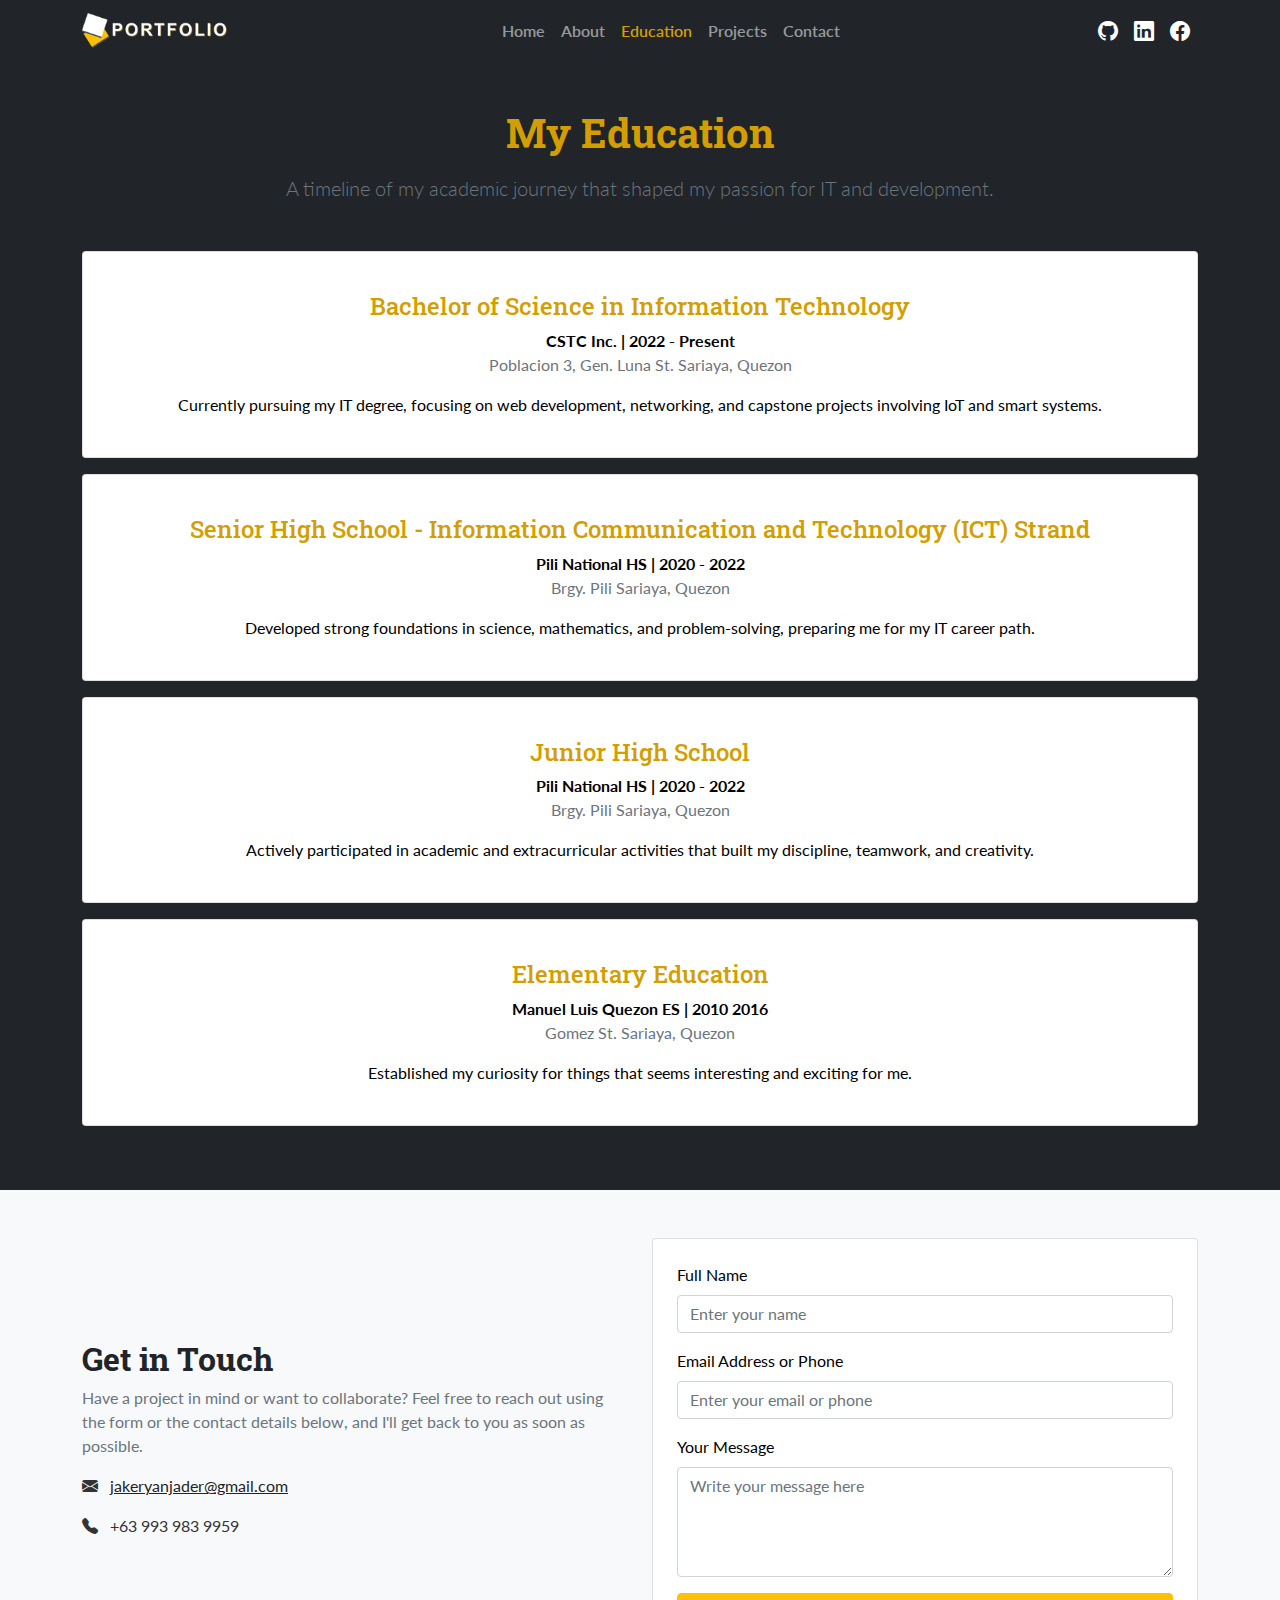
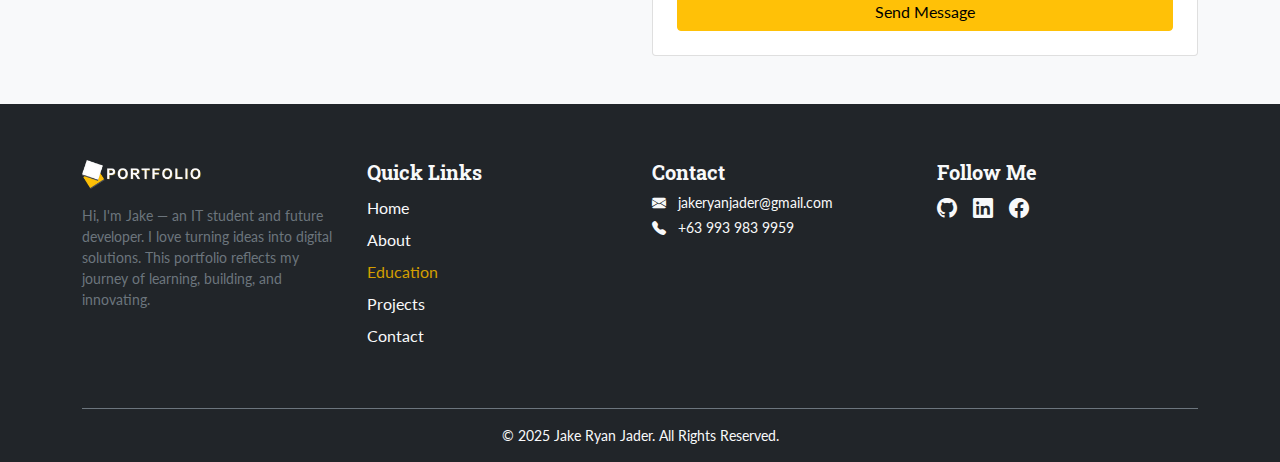
<file: education.html>
<!DOCTYPE html>
<html lang="en">

<head>
  <meta charset="UTF-8" />
  <meta name="viewport" content="width=device-width, initial-scale=1.0" />
  <title>Education | Jake's Portfolio </title>
  <meta name="description"
    content="Jake Ryan Jader, an IT student and web developer. Explore my projects, skills, and professional portfolio.">
  <meta name="keywords" content="">

  <!--Bootstrap-->
  <link rel="stylesheet" href="./bootstrap-5.0.2-dist/css/bootstrap.min.css" />
  <link rel="stylesheet" href="./styles.css" />
  <link rel="stylesheet" href="https://cdn.jsdelivr.net/npm/bootstrap-icons@1.10.5/font/bootstrap-icons.css" />
  <!-- Google Fonts -->
  <link href="https://fonts.googleapis.com/css2?family=Lato:wght@400;700&family=Roboto+Slab:wght@700&display=swap"
    rel="stylesheet">

  <style>
    body {
      background-color: #212529;

      h1 {
        color: #d39e00 !important;
      }

      .card {
        background-color: white;
        color: black;

        h4 {
          color: #d39e00;
        }
      }

    }
  </style>


</head>

<body>
  <!--Nav-->
  <nav class="navbar navbar-expand-lg navbar-dark bg-dark sticky-top">
    <div class="container">
      <!-- Left: Name with Logo -->
      <a class="navbar-brand fw-bold d-flex align-items-center" href="#">
        <img src="./img assets/logo-white.png" alt="Logo" width="auto" height="35" class="me-2" />
      </a>

      <!-- Toggler Button -->
      <button class="navbar-toggler" type="button" data-bs-toggle="collapse" data-bs-target="#navbarNav"
        aria-controls="navbarNav" aria-expanded="false" aria-label="Toggle navigation">
        <span class="navbar-toggler-icon"></span>
      </button>

      <!-- Collapsible Content -->
      <div class="collapse navbar-collapse" id="navbarNav">
        <!-- Center: Nav Links -->
        <ul class="navbar-nav mx-auto text-center">
          <li class="nav-item">
            <a class="nav-link" href="./index.html">Home</a>
          </li>
          <li class="nav-item">
            <a class="nav-link " href="./about.html">About</a>
          </li>
          <li class="nav-item">
            <a class="nav-link active" href="./education.html">Education</a>
          </li>
          <li class="nav-item">
            <a class="nav-link" href="./projects.html">Projects</a>
          </li>
          <li class="nav-item">
            <a class="nav-link" href="#contact">Contact</a>
          </li>
        </ul>

        <!-- Right: Social Icons -->
        <div class="d-flex justify-content-center">
          <a href="https://github.com/DyekLearnstoCode" target="_blank" class="text-white mx-2"><i
              class="bi bi-github fs-5"></i></a>
          <a href="https://linkedin.com/in/jake-ryan-jader-26189233a" target="_blank" class="text-white mx-2"><i
              class="bi bi-linkedin fs-5"></i></a>
          <a href="https://facebook.com/itsmedyakee" target="_blank" class="text-white mx-2"><i
              class="bi bi-facebook fs-5"></i></a>
        </div>
      </div>
    </div>
  </nav>

  <main>
    <!-- Education Section -->
    <section class="py-5 text-center">
      <div class="container">
        <h1 class="fw-bold mb-3">My Education</h1>
        <p class="lead text-center mb-5 text-muted">
          A timeline of my academic journey that shaped my passion for IT and development.
        </p>

        <div class="timeline ">
          <!-- College -->
          <div class="card p-4 h-100 mb-3">
            <div class="timeline mt-3">
              <div class="timeline-item">
                <h4>Bachelor of Science in Information Technology</h4>
                <p class="fw-bold mb-0">CSTC Inc. | 2022 - Present</span>
                <p class="text-muted ">Poblacion 3, Gen. Luna St. Sariaya, Quezon</p>
                <p>
                  Currently pursuing my IT degree, focusing on web development, networking, and capstone projects
                  involving
                  IoT and smart systems.
                </p>
              </div>
            </div>
          </div>
        </div>

        <div class="card p-4 h-100 mb-3">
          <div class="timeline mt-3">
            <div class="timeline-item">
              <h4>Senior High School - Information Communication and Technology (ICT) Strand</h4>
              <span class="fw-bold mb-0">Pili National HS | 2020 - 2022</span>
              <p class="text-muted ">Brgy. Pili Sariaya, Quezon</p>
              <p>
                Developed strong foundations in science, mathematics, and problem-solving, preparing me for my IT
                career path.
              </p>
            </div>
          </div>
        </div>

        <div class="card p-4 h-100 mb-3">
          <div class="timeline mt-3">
            <div class="timeline-item">
              <h4>Junior High School</h4>
              <span class="fw-bold mb-0">Pili National HS | 2020 - 2022</span>
              <p class="text-muted ">Brgy. Pili Sariaya, Quezon</p>
              <p>
                Actively participated in academic and extracurricular activities that built my discipline, teamwork, and
                creativity.
              </p>
            </div>
          </div>
        </div>

        <div class="card p-4 h-100 mb-3">
          <div class="timeline mt-3">
            <div class="timeline-item">
              <h4>Elementary Education</h4>
              <span class="fw-bold mb-0">Manuel Luis Quezon ES | 2010 2016</span>
              <p class="text-muted">Gomez St. Sariaya, Quezon</p>
              <p>
                Established my curiosity for things that seems interesting and exciting for me.
              </p>
            </div>
          </div>
        </div>
    </section>

    <!--Contact-->
    <section id="contact" class="py-5 bg-light">
      <div class="container">
        <div class="row align-items-center">

          <!-- Left Column: Text -->
          <div class="col-md-6 mb-4 mb-md-0">
            <h2 class="fw-bold text-dark">Get in Touch</h2>
            <p class="text-muted">
              Have a project in mind or want to collaborate? Feel free to reach out using the form or the contact
              details below,
              and I'll get back to you as soon as possible.
            </p>
            <p><i class="bi bi-envelope-fill me-2"></i> <a href="mailto:jakeryanjader@gmail.com"
                class="text-dark">jakeryanjader@gmail.com</a></p>
            <p><i class="bi bi-telephone-fill me-2"></i> +63 993 983 9959</p>
          </div>

          <!-- Right Column: Contact Form -->
          <div class="col-md-6">
            <form class="card p-4">
              <div class="mb-3">
                <label for="name" class="form-label">Full Name</label>
                <input type="text" class="form-control" id="name" placeholder="Enter your name" required>
              </div>

              <div class=" mb-3">
                <label for="email" class="form-label">Email Address or Phone</label>
                <input type="text" class="form-control" id="email" placeholder="Enter your email or phone" required>
              </div>

              <div class="mb-3">
                <label for="message" class="form-label">Your Message</label>
                <textarea class="form-control" id="message" rows="4" placeholder="Write your message here"
                  required></textarea>
              </div>

              <button type="submit" class="btn btn-warning px-4">Send Message</button>
            </form>
          </div>
        </div>
      </div>
    </section>

  </main>

  <!--JS bootstrap-->
  <script src="./bootstrap-5.0.2-dist/js/bootstrap.bundle.min.js"></script>

  <!-- Footer Section -->
  <footer class="bg-dark text-light pt-5 pb-3 mt-2">
    <div class="container">
      <div class="row text-center text-md-start">
        <!-- Brand/About -->
        <div class="col-12 col-md-3 mb-4">
          <img src="./img assets/logo-white.png" alt="Logo" class="mb-3" style="max-width: 120px;" />
          <p class="small text-muted">
            Hi, I'm Jake — an IT student and future developer. I love turning ideas into digital solutions.
            This portfolio reflects my journey of learning, building, and innovating.
          </p>
        </div>

        <!-- Quick Links -->
        <div class="col-6 col-md-3 mb-4">
          <h5 class="fw-bold">Quick Links</h5>
          <ul class="list-unstyled">
            <li><a href="./index.html" class="text-decoration-none text-light d-block py-1">Home</a></li>
            <li><a href="./about.html" class="text-decoration-none text-light d-block py-1 ">About</a>
            </li>
            <li><a href="./education.html" class="text-decoration-none text-light d-block py-1 active">Education</a>
            </li>
            <li><a href="./projects.html" class="text-decoration-none text-light d-block py-1">Projects</a>
            </li>
            <li><a href="./contact.html" class="text-decoration-none text-light d-block py-1">Contact</a>
            </li>
          </ul>
        </div>

        <!-- Contact -->
        <div class="col-6 col-md-3 mb-4">
          <h5 class="fw-bold">Contact</h5>
          <p class="small mb-1">
            <i class="bi bi-envelope-fill me-2"></i>
            <a href="mailto:jakeryanjader@gmail.com" class="text-decoration-none text-light">
              jakeryanjader@gmail.com
            </a>
          </p>
          <p class="small mb-1">
            <i class="bi bi-telephone-fill me-2"></i>
            <a href="tel:+639939839959" class="text-decoration-none text-light">
              +63 993 983 9959
            </a>
          </p>
        </div>

        <!-- Social Media -->
        <div class="col-12 col-md-3 mb-4">
          <h5 class="fw-bold">Follow Me</h5>
          <div class="d-flex justify-content-center justify-content-md-start gap-3">
            <a href="https://github.com/DyekLearnstoCode" target="_blank" class="text-light fs-5"><i
                class="bi bi-github"></i></a>
            <a href="https://linkedin.com/in/jake-ryan-jader-26189233a" target="_blank" class="text-light fs-5"><i
                class="bi bi-linkedin"></i></a>
            <a href="https://facebook.com/itsmedyakee" target="_blank" class="text-light fs-5"><i
                class="bi bi-facebook"></i></a>
          </div>


        </div>
      </div>

      <!-- Bottom Row -->
      <div class="text-center border-top border-secondary pt-3 mt-3">
        <p class="small mb-0">&copy; 2025 Jake Ryan Jader. All Rights Reserved.</p>
      </div>
    </div>
  </footer>
</body>

</html>
</file>
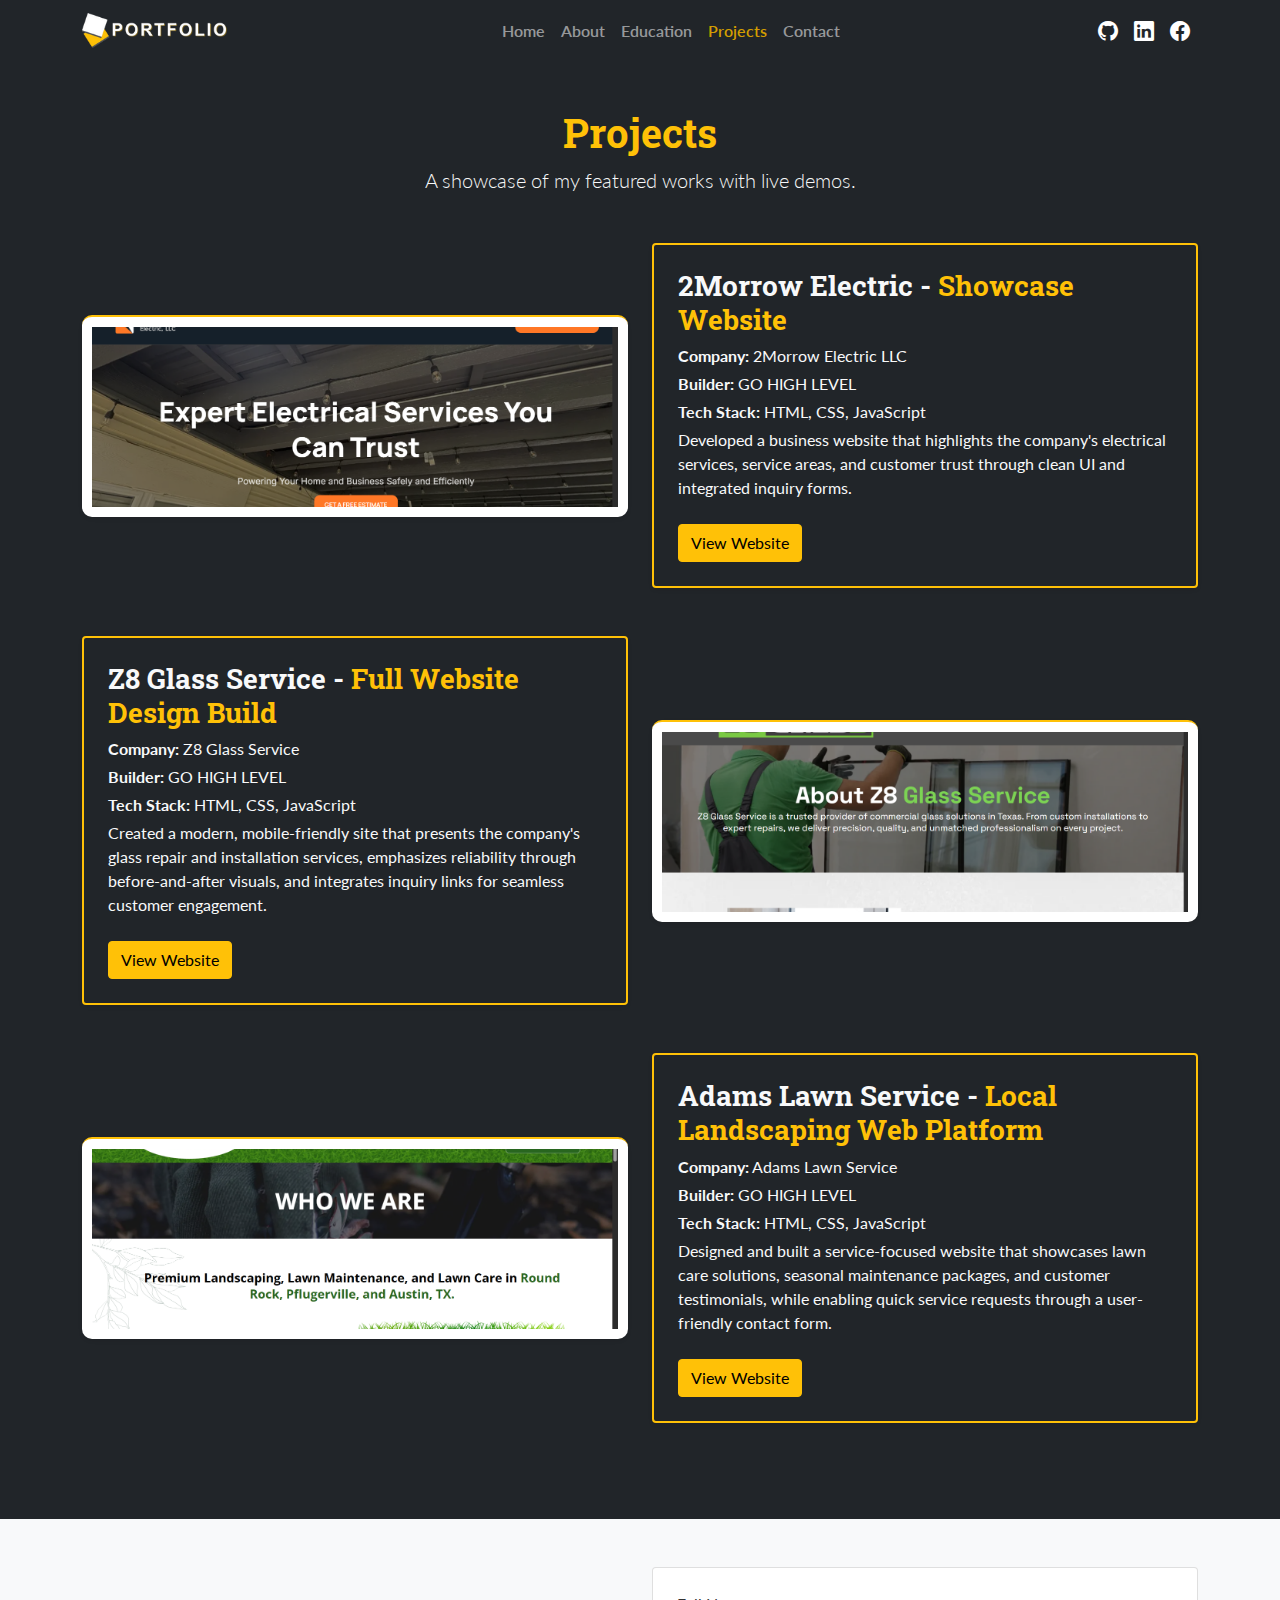
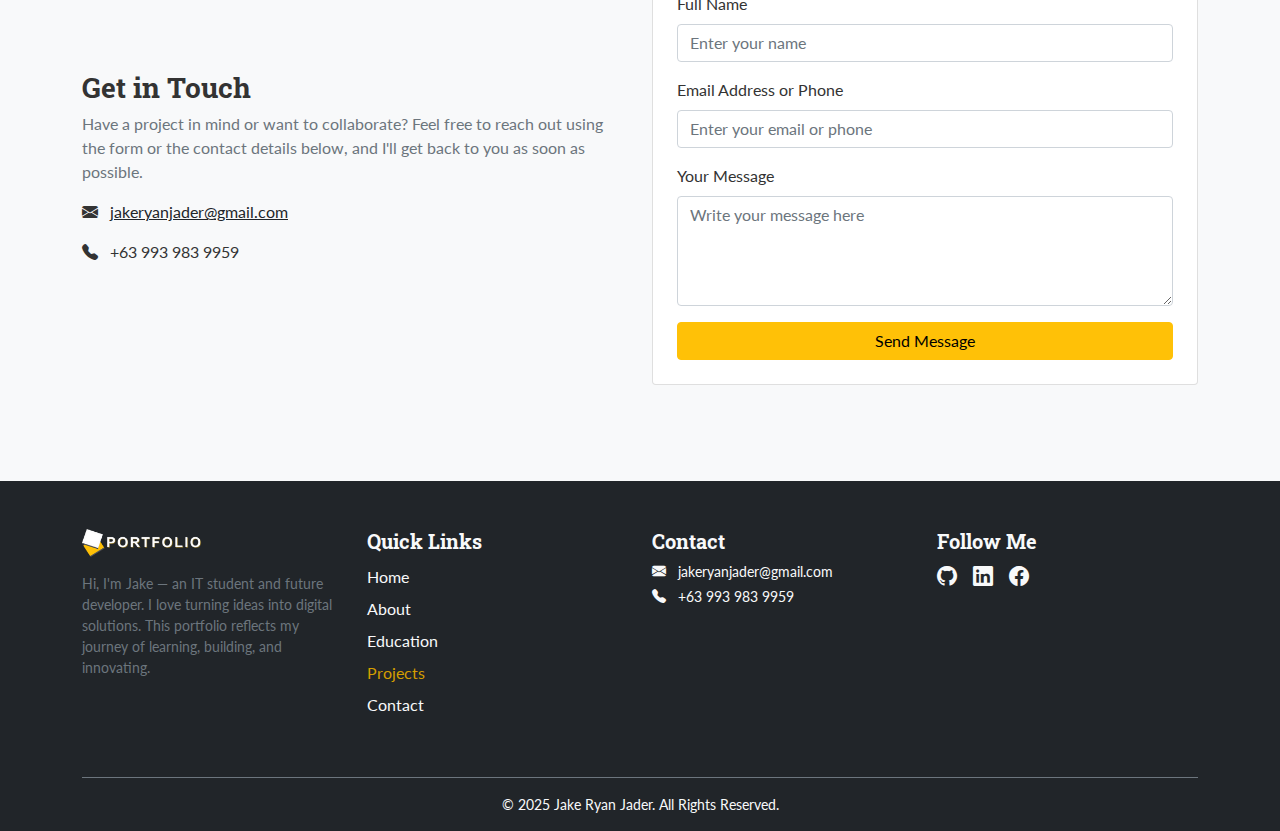
<file: projects.html>
<!DOCTYPE html>
<html lang="en">

<head>
    <meta charset="UTF-8" />
    <meta name="viewport" content="width=device-width, initial-scale=1.0" />
    <title>Projects | Jake's Portfolio </title>
    <meta name="description"
        content="Jake Ryan Jader, an IT student and web developer. Explore my projects, skills, and professional portfolio.">
    <meta name="keywords" content="">

    <!--Bootstrap-->
    <link rel="stylesheet" href="./bootstrap-5.0.2-dist/css/bootstrap.min.css" />
    <link rel="stylesheet" href="./styles.css" />
    <link rel="stylesheet" href="https://cdn.jsdelivr.net/npm/bootstrap-icons@1.10.5/font/bootstrap-icons.css" />
    <!-- Google Fonts -->
    <link href="https://fonts.googleapis.com/css2?family=Lato:wght@400;700&family=Roboto+Slab:wght@700&display=swap"
        rel="stylesheet">

    <style>
        .hover-scale {
            transition: transform 0.3s ease, box-shadow 0.3s ease;
        }

        .hover-scale:hover {
            transform: translateY(-5px) scale(1.03);
            box-shadow: 0 0 20px #d39e00, 0 0 30px rgba(211, 158, 0, 0.6);
        }

        @media (max-width: 767px) {
            .text-md-start {
                text-align: center !important;
            }
        }
    </style>

</head>

<body>
    <!--Nav-->
    <nav class="navbar navbar-expand-lg navbar-dark bg-dark sticky-top">
        <div class="container">
            <!-- Left: Name with Logo -->
            <a class="navbar-brand fw-bold d-flex align-items-center" href="#">
                <img src="./img assets/logo-white.png" alt="Logo" width="auto" height="35" class="me-2" />
            </a>

            <!-- Toggler Button -->
            <button class="navbar-toggler" type="button" data-bs-toggle="collapse" data-bs-target="#navbarNav"
                aria-controls="navbarNav" aria-expanded="false" aria-label="Toggle navigation">
                <span class="navbar-toggler-icon"></span>
            </button>

            <!-- Collapsible Content -->
            <div class="collapse navbar-collapse" id="navbarNav">
                <!-- Center: Nav Links -->
                <ul class="navbar-nav mx-auto text-center">
                    <li class="nav-item">
                        <a class="nav-link" href="./index.html">Home</a>
                    </li>
                    <li class="nav-item">
                        <a class="nav-link " href="./about.html">About</a>
                    </li>
                    <li class="nav-item">
                        <a class="nav-link " href="./education.html">Education</a>
                    </li>
                    <li class="nav-item">
                        <a class="nav-link active" href="./projects.html">Projects</a>
                    </li>
                    <li class="nav-item">
                        <a class="nav-link" href="./contact.html">Contact</a>
                    </li>
                </ul>

                <!-- Right: Social Icons -->
                <div class="d-flex justify-content-center">
                    <a href="https://github.com/DyekLearnstoCode" target="_blank" class="text-white mx-2"><i
                            class="bi bi-github fs-5"></i></a>
                    <a href="https://linkedin.com/in/jake-ryan-jader-26189233a" target="_blank"
                        class="text-white mx-2"><i class="bi bi-linkedin fs-5"></i></a>
                    <a href="https://facebook.com/itsmedyakee" target="_blank" class="text-white mx-2"><i
                            class="bi bi-facebook fs-5"></i></a>
                </div>
            </div>
        </div>
    </nav>

    <main>
        <!--projects-->
        <section id="projects" class="py-5 bg-dark">
            <div class="container">
                <!-- Heading -->
                <div class="text-center mb-5">
                    <h1 class="fw-bold text-warning">Projects</h1>
                    <p class="lead text-light">A showcase of my featured works with live demos.</p>
                </div>

                <!-- Project Row 1: Image Left, Content Right -->
                <div class="row align-items-center g-4 mb-5">
                    <div class="col-md-6">
                        <div class="card project-card h-100 shadow-sm border-warning border-2 hover-scale">
                            <img src="./img assets/2morrow.PNG" alt="2Morrow Electric" class="card-img-top rounded">
                        </div>
                    </div>
                    <div
                        class="col-md-6 d-flex flex-column justify-content-center text-light text-md-start text-center">
                        <div class="card bg-dark h-100 shadow-sm border-warning border-2 p-4 hover-scale">
                            <h3 class="fw-bold mb-2">2Morrow Electric - <span class="text-warning">Showcase
                                    Website</span> </h3>
                            <p class="mb-1"><strong>Company:</strong> 2Morrow Electric LLC</p>
                            <p class="mb-1"><strong>Builder:</strong> GO HIGH LEVEL</p>
                            <p class="mb-1"><strong>Tech Stack:</strong> HTML, CSS, JavaScript</p>
                            <p class="text-justify">Developed a business website that highlights the company's
                                electrical services, service areas, and customer trust through clean UI and integrated
                                inquiry forms.</p>
                            <a href="https://2morrowelectricllc.com/home-of-professional-electrical-services-in-tennessee"
                                target="_blank" class="btn btn-warning mt-2 align-self-md-start align-self-center">View
                                Website</a>
                        </div>
                    </div>
                </div>

                <!-- Project Row 2: Content Left, Image Right -->
                <div class="row align-items-center g-4 mb-5">
                    <div
                        class="col-md-6 d-flex flex-column justify-content-center text-light text-md-start text-center order-md-1 order-2">
                        <div class="card bg-dark h-100 shadow-sm border-warning border-2 p-4 hover-scale">
                            <h3 class="fw-bold mb-2">Z8 Glass Service - <span class="text-warning">Full Website Design
                                    Build</span> </h3>
                            <p class="mb-1"><strong>Company:</strong> Z8 Glass Service</p>
                            <p class="mb-1"><strong>Builder:</strong> GO HIGH LEVEL</p>
                            <p class="mb-1"><strong>Tech Stack:</strong> HTML, CSS, JavaScript</p>
                            <p class="text-justify">Created a modern, mobile-friendly site that presents the company's
                                glass repair and installation services, emphasizes reliability through before-and-after
                                visuals, and integrates inquiry links for seamless customer engagement.</p>
                            <a href="https://app.sparkgrowth.ai/v2/preview/jAhO86lHfkTQJs8OYjVI" target="_blank"
                                class="btn btn-warning mt-2 align-self-md-start align-self-center">View Website</a>
                        </div>
                    </div>
                    <div class="col-md-6 order-md-2 order-1">
                        <div class="card project-card h-100 shadow-sm border-warning border-2 hover-scale">
                            <img src="./img assets/z8.PNG" alt="Z8 Glass Service" class="card-img-top rounded">
                        </div>
                    </div>
                </div>

                <!-- Project Row 3: Image Left, Content Right -->
                <div class="row align-items-center g-4 mb-5">
                    <div class="col-md-6">
                        <div class="card project-card h-100 shadow-sm border-warning border-2 hover-scale">
                            <img src="./img assets/adams.PNG" alt="Adams Lawn Service" class="card-img-top rounded">
                        </div>
                    </div>
                    <div
                        class="col-md-6 d-flex flex-column justify-content-center text-light text-md-start text-center">
                        <div class="card bg-dark h-100 shadow-sm border-warning border-2 p-4 hover-scale">
                            <h3 class="fw-bold mb-2">Adams Lawn Service - <span class="text-warning">Local Landscaping
                                    Web Platform</span> </h3>
                            <p class="mb-1"><strong>Company:</strong> Adams Lawn Service</p>
                            <p class="mb-1"><strong>Builder:</strong> GO HIGH LEVEL</p>
                            <p class="mb-1"><strong>Tech Stack:</strong> HTML, CSS, JavaScript</p>
                            <p class="text-justify">Designed and built a service-focused website that showcases lawn
                                care solutions, seasonal maintenance packages, and customer testimonials, while enabling
                                quick service requests through a user-friendly contact form.</p>
                            <a href="https://app.sparkgrowth.ai/v2/preview/SPAUWWPg3kvUFRdw488l" target="_blank"
                                class="btn btn-warning mt-2 align-self-md-start align-self-center">View Website</a>
                        </div>
                    </div>
                </div>
            </div>
        </section>

        <!--Contact-->
        <section id="contact" class="py-5 bg-light">
            <div class="container">
                <div class="row align-items-center">

                    <!-- Left Column: Text -->
                    <div class="col-md-6 mb-4 mb-md-0">
                        <h3 class="fw-bold">Get in Touch</h3>
                        <p class="text-muted">
                            Have a project in mind or want to collaborate? Feel free to reach out using the form or the
                            contact
                            details below,
                            and I'll get back to you as soon as possible.
                        </p>
                        <p><i class="bi bi-envelope-fill me-2"></i> <a href="mailto:jakeryanjader@gmail.com"
                                class="text-dark">jakeryanjader@gmail.com</a></p>
                        <p><i class="bi bi-telephone-fill me-2"></i> +63 993 983 9959</p>
                    </div>

                    <!-- Right Column: Contact Form -->
                    <div class="col-md-6">
                        <form class="card p-4">
                            <div class="mb-3">
                                <label for="name" class="form-label">Full Name</label>
                                <input type="text" class="form-control" id="name" placeholder="Enter your name"
                                    required>
                            </div>

                            <div class=" mb-3">
                                <label for="email" class="form-label">Email Address or Phone</label>
                                <input type="text" class="form-control" id="email"
                                    placeholder="Enter your email or phone" required>
                            </div>

                            <div class="mb-3">
                                <label for="message" class="form-label">Your Message</label>
                                <textarea class="form-control" id="message" rows="4"
                                    placeholder="Write your message here" required></textarea>
                            </div>

                            <button type="submit" class="btn btn-warning px-4">Send Message</button>
                        </form>
                    </div>
                </div>
            </div>
        </section>




    </main>

    <!--JS bootstrap-->
    <script src="./bootstrap-5.0.2-dist/js/bootstrap.bundle.min.js"></script>

    <!-- Footer Section -->
    <footer class="bg-dark text-light pt-5 pb-3 mt-5">
        <div class="container">
            <div class="row text-center text-md-start">
                <!-- Brand/About -->
                <div class="col-12 col-md-3 mb-4">
                    <img src="./img assets/logo-white.png" alt="Logo" class="mb-3" style="max-width: 120px;" />
                    <p class="small text-muted">
                        Hi, I'm Jake — an IT student and future developer. I love turning ideas into digital solutions.
                        This portfolio reflects my journey of learning, building, and innovating.
                    </p>
                </div>

                <!-- Quick Links -->
                <div class="col-6 col-md-3 mb-4">
                    <h5 class="fw-bold">Quick Links</h5>
                    <ul class="list-unstyled">
                        <li><a href="./index.html" class="text-decoration-none text-light d-block py-1">Home</a></li>
                        <li><a href="./about.html" class="text-decoration-none text-light d-block py-1 ">About</a>
                        </li>
                        <li><a href="./education.html"
                                class="text-decoration-none text-light d-block py-1 ">Education</a>
                        </li>
                        <li><a href="./projects.html"
                                class="text-decoration-none text-light d-block py-1 active">Projects</a>
                        </li>
                        <li><a href="./contact.html" class="text-decoration-none text-light d-block py-1 ">Contact</a>
                        </li>
                    </ul>
                </div>

                <!-- Contact -->
                <div class="col-6 col-md-3 mb-4">
                    <h5 class="fw-bold">Contact</h5>
                    <p class="small mb-1">
                        <i class="bi bi-envelope-fill me-2"></i>
                        <a href="mailto:jakeryanjader@gmail.com" class="text-decoration-none text-light">
                            jakeryanjader@gmail.com
                        </a>
                    </p>
                    <p class="small mb-1">
                        <i class="bi bi-telephone-fill me-2"></i>
                        <a href="tel:+639939839959" class="text-decoration-none text-light">
                            +63 993 983 9959
                        </a>
                    </p>
                </div>

                <!-- Social Media -->
                <div class="col-12 col-md-3 mb-4">
                    <h5 class="fw-bold">Follow Me</h5>
                    <div class="d-flex justify-content-center justify-content-md-start gap-3">
                        <a href="https://github.com/DyekLearnstoCode" target="_blank" class="text-light fs-5"><i
                                class="bi bi-github"></i></a>
                        <a href="https://linkedin.com/in/jake-ryan-jader-26189233a" target="_blank"
                            class="text-light fs-5"><i class="bi bi-linkedin"></i></a>
                        <a href="https://facebook.com/itsmedyakee" target="_blank" class="text-light fs-5"><i
                                class="bi bi-facebook"></i></a>
                    </div>


                </div>
            </div>

            <!-- Bottom Row -->
            <div class="text-center border-top border-secondary pt-3 mt-3">
                <p class="small mb-0">&copy; 2025 Jake Ryan Jader. All Rights Reserved.</p>
            </div>
        </div>
    </footer>
</body>

</html>
</file>
<file: styles.css>
html {
  scroll-behavior: smooth;
}

body {
  font-family: "Lato", sans-serif;
  background-color: #f8f9fa;
  /* light theme */
  color: #333;
}

h1,
h2,
h3,
h4,
h5 {
  font-family: "Roboto Slab", serif;
}

.active {
  color: #d39e00 !important;
}

.card {
  transition: ease-in-out 0.3s;
}

.nav-link {
  font-weight: 600;
}


.card:hover {
  transform: translateY(-5px);
  box-shadow: 0 8px 20px rgba(0, 0, 0, 0.15);
}

/* Hover btn effect for all screen sizes */
.btn-warning,
.btn-dark {
  position: relative;
  overflow: hidden;
  transition: background-color 0.3s ease, color 0.3s ease;
}

.btn-warning:hover {
  background-color: #d39e00;
  color: #fff;
}

.btn-dark:hover {
  background-color: #444;
  color: #f8f9fa;
}

/* Subtle underline animation */
.btn-warning::after,
.btn-dark::after {
  content: "";
  position: absolute;
  left: 0;
  bottom: 0;
  width: 0%;
  height: 2px;
  background: currentColor;
  /* matches text color */
  transition: width 0.3s ease;
}

.btn-warning:hover::after,
.btn-dark:hover::after {
  width: 100%;
}

/* Mobile stacking only at <=768px */
@media (max-width: 768px) {
  .d-flex.flex-column.flex-sm-row.gap-3 {
    flex-direction: column !important;
    align-items: center !important;
    text-align: center;
  }

  .d-flex.flex-column.flex-sm-row.gap-3 a {
    width: 80%;
    text-align: center;
  }
}

.hover-highlight {
  transition: background-color 0.3s ease, box-shadow 0.3s ease;
}

.hover-highlight:hover {
  background-color: #f8f9fa;
  box-shadow: 0 4px 15px rgba(0, 0, 0, 0.1);
}

/* EDU CSS */
.edu-card {
  transition: transform 0.3s ease, box-shadow 0.3s ease;
}

.edu-card:hover {
  transform: translateY(-5px);
  box-shadow: 0 8px 20px rgba(0, 0, 0, 0.15);
}

/* HOBBY CSS */
/* Card base */
.h {
  font-family: "Roboto Slab", serif;
}

.p {
  font-family: "Lato", sans-serif;
}

.hobby-card {
  background: #1c1c1c;
  position: relative;
  overflow: hidden;
  border-radius: 10px;
  min-height: 300px;
  max-height: 300px;
  transition: transform 0.3s ease, box-shadow 0.3s ease;
}

@media (max-width: 768px) {
  .hobby-card {
    max-height: 400px;
    height: 100%;
  }
}

.hobby-card:hover {
  box-shadow: 0 0 15px #d39e00, 0 0 10px #d39e00 inset;
  transition: box-shadow 0.3s ease;
}

/* Background reveal layer */
.hobby-card::before {
  content: "";
  position: absolute;
  inset: 0;
  background-size: cover;
  background-position: center;
  opacity: 0;
  transition: opacity 0.4s ease;
  z-index: 1;
  pointer-events: none;
  /* <-- important: don't block hover */
}

/* Reveal on hover */
.hobby-card:hover::before {
  opacity: 0.25;
}

/* Content above overlay */
.hobby-content {
  position: relative;
  z-index: 2;
  color: #fff;
}

/* Make sure icons can transform */
.hobby-card i {
  display: inline-block;
  /* <-- lets transform animate reliably */
  will-change: transform;
}

/* Wiggle animation */
@keyframes wiggle {
  0% {
    transform: rotate(0deg);
  }

  20% {
    transform: rotate(8deg);
  }

  50% {
    transform: rotate(-8deg);
  }

  80% {
    transform: rotate(5deg);
  }

  100% {
    transform: rotate(0deg);
  }
}

/* Trigger wiggle when the CARD is hovered (not the content) */
.hobby-card:hover i {
  animation: wiggle 0.6s ease-in-out infinite;
}

/* Background images per card (keep these) */
.col-md-3:nth-child(1) .hobby-card::before {
  background-image: url("https://youthtimemag.com/wp-content/uploads/2021/04/Are-Music-Streaming-Platforms-Good-For-Music.jpg");
}

.col-md-3:nth-child(2) .hobby-card::before {
  background-image: url("https://www.verdict.co.uk/wp-content/uploads/2022/09/shutterstock_1934243669.jpg");
}

.col-md-3:nth-child(3) .hobby-card::before {
  background-image: url("https://www.baptistpress.com/wp-content/uploads/2020/08/Watching-TV-iStock.jpg");
}

.col-md-3:nth-child(4) .hobby-card::before {
  background-image: url("https://tse1.explicit.bing.net/th/id/OIP.OPqF3eH0Tk7d9ou8IaLUUAHaE8?r=0&cb=thfc1&w=768&h=512&rs=1&pid=ImgDetMain&o=7&rm=3");
}

/*work exp css */

.exp-card {
  transition: transform 0.3s ease, box-shadow 0.3s ease;
  box-shadow: 0 2px 6px rgba(0, 0, 0, 0.08);
  max-height: 400px;
}

.exp-card:hover {
  transform: translateY(-5px);
  box-shadow: 0 0 20px #d39e00, 0 0 30px rgba(211, 158, 0, 0.6);
}

/* projects css */

.project-card {
  border: none;
  border-radius: 10px;
  overflow: hidden;
  box-shadow: 0 4px 10px rgba(0, 0, 0, 0.1);
  transition: transform 0.3s ease, box-shadow 0.3s ease;
  border-top: 7px solid #d39e00;



  .card-title {
    text-align: center;
  }

  .card-text {
    text-align: justify;
  }

  .card-img-top {
    padding: 10px;
    border-radius: 10px;
  }
}

.project-card:hover {
  box-shadow: 0 8px 25px rgba(0, 0, 0, 0.15);
  box-shadow: 0 0 20px rgb(211, 158, 0);
}

.project-card img {
  height: 200px;
  object-fit: cover;
}

/*footer */
footer .list-unstyled li a {
  color: #ccc;
  /* default color */
  text-decoration: none;
  transition: color 0.3s ease;
}

footer .list-unstyled li a:hover {
  color: #d39e00;
  /* hover color */
}
</file>
